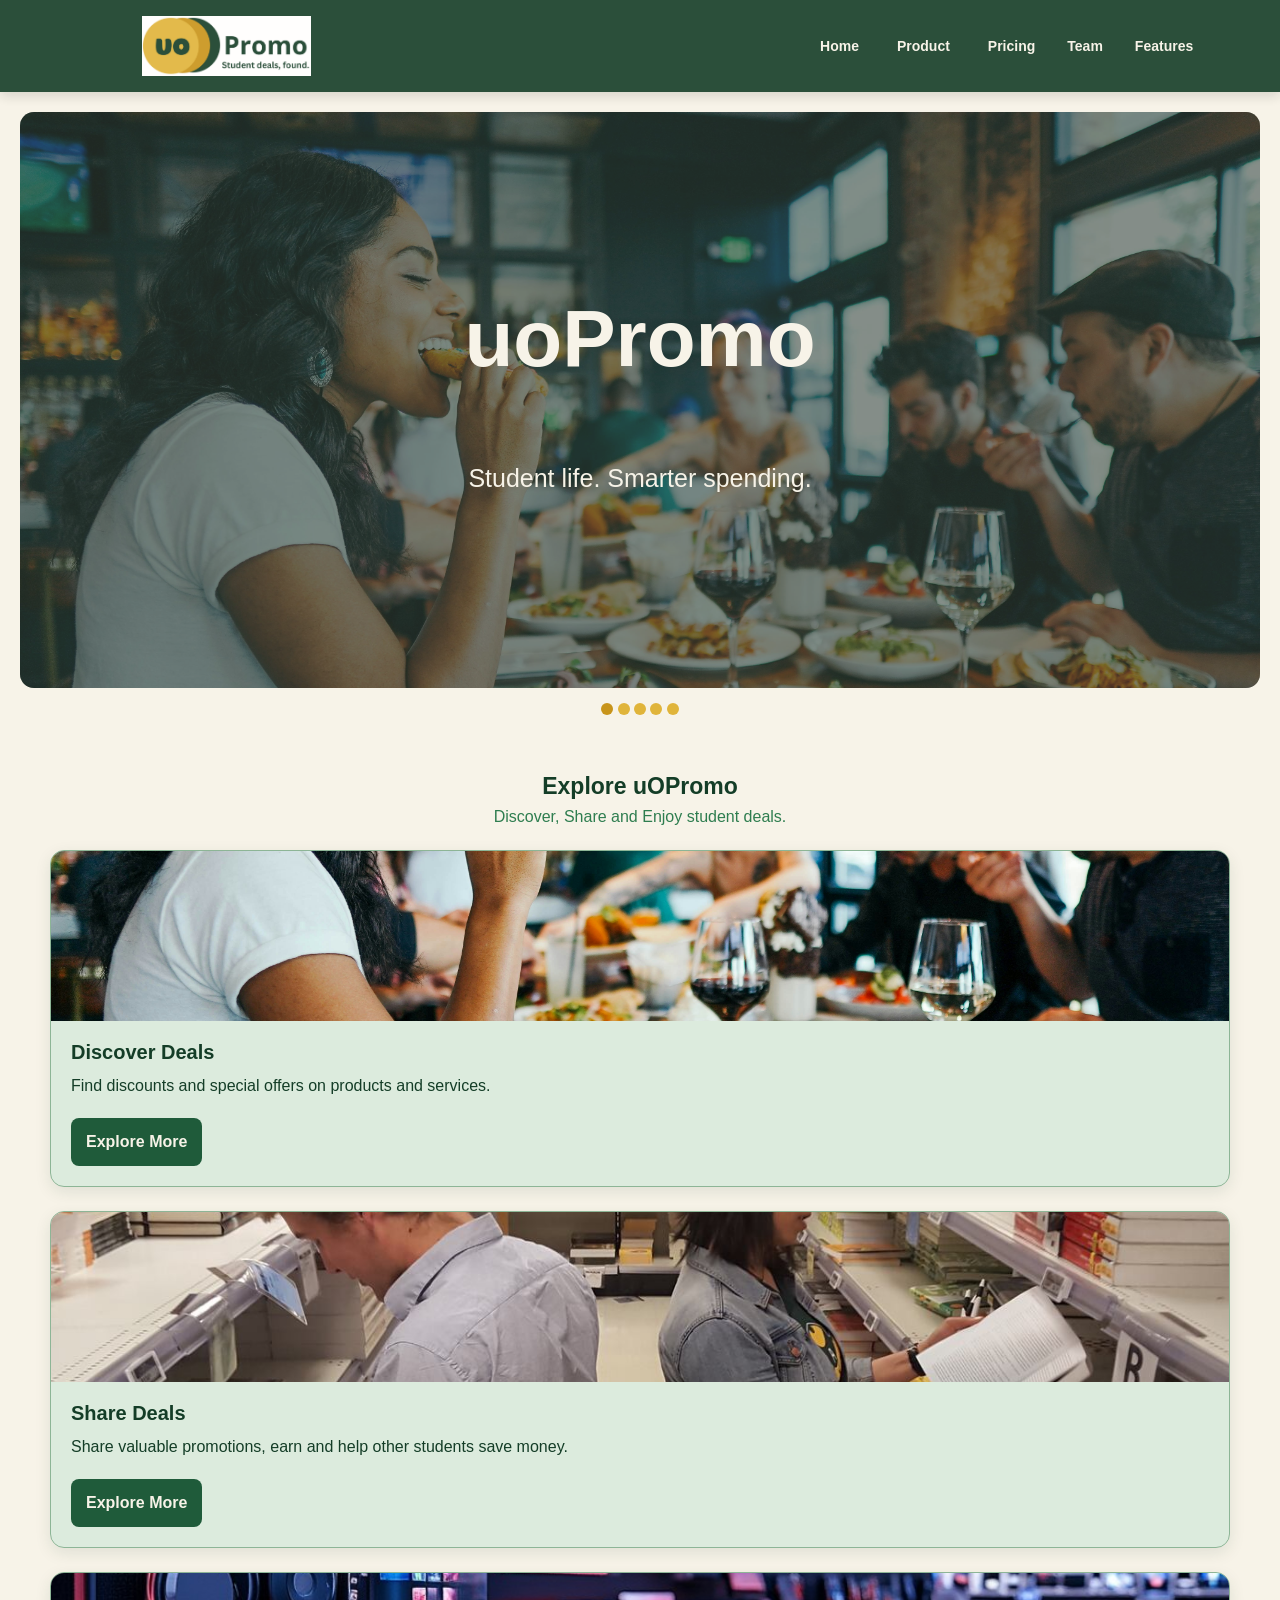
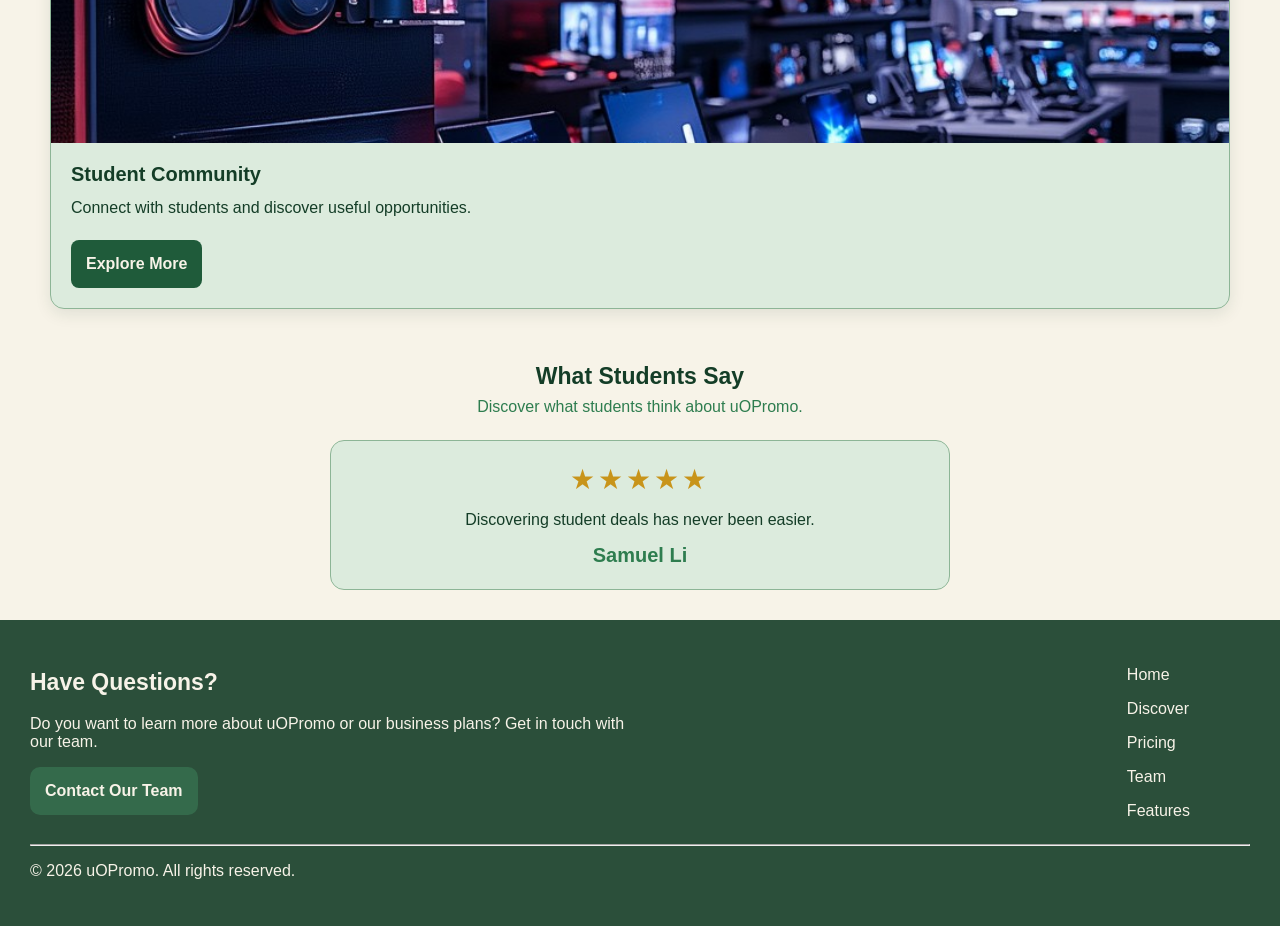
<file: docs/index.html>
<!DOCTYPE html>
<html lang="en">
<head>
  <meta charset="UTF-8">
  <meta name="viewport" content="width=device-width, initial-scale=1.0">
  <meta name="description" content="">
  <title>Home | uOPromo</title>
  <link rel="icon" type="image/png" href="assets/Icon/coin_icon.png">
  <link rel="stylesheet" href="style.css">
</head>
<body>
    <header>
      <a class="brand" href="index.html" aria-label="uOPromo home">
        <img src="assets/Logo/uopromo_logo_coin_hero.png" alt="uOPromo Logo" class="brand-logo">
      </a>
      <nav aria-label="Main navigation bar">
        <a href="index.html">Home</a>
        <div class="dropdown">
          <a class="drop-button">Product
            <i class="btn"></i>
          </a>
          <div class="dropdown-content">
            <a href="share.html">Share</a>
            <a href="discover.html">Discover</a>
          </div>
        </div>
        <a href="pricing.html">Pricing</a>
        <a href="team.html">Team</a>
        <a href="features.html">Features</a>
        
      </nav>
    </header>

<main>
<!-- Carousel-slides -->
<div class="content-wrapper fade-in">
  <div class="slide-container">

  <div class="slide fade">
    <img src="assets/Images/restaurant.jpg" alt="Restaurant deals for students" style="width:100%; opacity: 40%;">
    <!-- Text on carousel -->
    <div class="hero-content">
      <h1 style="font-size: 80px;">uoPromo</h1>
      <p style="font-size: 25px;">Student life. Smarter spending.</p>
    </div>
  </div>
  <div class="slide fade">
    <img src="assets/Images/clothes.jpg" alt="Clothing deals for students" style="width:100%; opacity: 40%;">
    <!-- Text on carousel -->
    <div class="hero-content">
      <h1 style="font-size: 80px;">uOPromo</h1>
      <p style="font-size: 25px;">Student life. Smarter spending.</p>
    </div>
  </div>
  <div class="slide fade">
    <img src="assets/Images/bookstore.jpg" alt="Books deals for students" style="width:100%; opacity: 40%;">
    <!-- Text on carousel -->
    <div class="hero-content">
      <h1 style="font-size: 80px;">uOPromo</h1>
      <p style="font-size: 25px;">Student life. Smarter spending.</p>
    </div>
  </div>
  <div class="slide fade">
    <img src="assets/Images/tech.jpg" alt="Technology deals for students" style="width: 100%; opacity: 40%;">
    <!-- Text on carousel -->
    <div class="hero-content">
      <h1 style="font-size: 80px;">uOPromo</h1>
      <p style="font-size: 25px;">Student life. Smarter spending.</p>
    </div>
  </div>
  <div class="slide fade">
    <img src="assets/Images/images.jpg" alt="Student offers" style="width:100%; opacity: 40%;">
    <!-- Text on carousel -->
    <div class="hero-content">
      <h1 style="font-size: 80px;">uOPromo</h1>
      <p style="font-size: 25px;">Student life. Smarter spending.</p>
    </div>
  </div>
</div>
</div>

<!-- Dots under carousel -->
<div class="fade-in" style="text-align:center">
  <span class="dot" onclick="currentSlide(1)"></span>
  <span class="dot" onclick="currentSlide(2)"></span>
  <span class="dot" onclick="currentSlide(3)"></span>
  <span class="dot" onclick="currentSlide(4)"></span>
  <span class="dot" onclick="currentSlide(5)"></span>
</div>

      <!-- Card-service & button -->
<section class="services" id="features">

        <div class="section-heading fade-in">
          <h2>Explore uOPromo</h2>
          <p>Discover, Share and Enjoy student deals.</p>
        </div>

        <div class="service-container">

          <!-- Card 1  -->
        <article class="service-card fade-in">
          <img src="assets/Images/restaurant.jpg" alt="Restaurant deals">

          <div class="card-content">
            <h3> Discover Deals</h3>
            <p>Find discounts and special offers on products and services.</p>
            <a href="discover.html" class="explore-btn">Explore More</a>
          </div>
        </article>

          <!-- Card 2 -->
          <article class="service-card fade-in">
          <img src="assets/Images/bookstore.jpg" alt="Bookstore deals">

          <div class="card-content">
            <h3> Share Deals</h3>
            <p>Share valuable promotions, earn and help other students save money.</p>
            <a href="share.html" class="explore-btn">Explore More</a>
          </div>
        </article>

          <!-- Card 3 -->
          <article class="service-card fade-in">
          <img src="assets/Images/tech.jpg" alt="Technology deals">

          <div class="card-content">
            <h3> Student Community</h3>
            <p>Connect with students and discover useful opportunities.</p>
            <a href="features.html" class="explore-btn">Explore More</a>
          </div>
        </article>     
</section>

      <!-- Reviews -->
<section class="reviews" id="reviews">

  <div class="section-heading fade-in">
    <h2>What Students Say</h2>
    <p>Discover what students think about uOPromo.</p>
  </div>

  <div class="review-card-container">
    <article class="review-card fade-in" aria-live="polite">
      <div class="stars" id="review-stars">★★★★★</div>
      <p id="review-text"> Discovering student deals has never been easier.</p>
      <h3 id="review-author">Samuel Li</h3>
    </article>
  </div>
</section>

</main>
<!-- Footer -->
<footer>
  <section class="footer-section" aria-label="footer">
    <section class="pricing-note fade-in">
      <h2>Have Questions?</h2>
      <p>Do you want to learn more about uOPromo or our business plans? Get in touch with our team. </p>
      <a href="team.html" class="footer-btn">Contact Our Team</a>
    </section>
    <section class="nav-footer fade-in" aria-label="Footer navigation links">
      <p><a href="index.html">Home</a></p>
      <p><a href="discover.html">Discover</a></p>
      <p><a href="pricing.html">Pricing</a></p>
      <p><a href="team.html">Team</a></p>
      <p><a href="features.html">Features</a> </p>
    </section>
  </section>
  <hr class="fade-in">
  <p class="fade-in" style="color: #F7F3E8;">&copy; 2026 uOPromo. All rights reserved.</p>
</footer>

<script src="script.js"></script>
</body>
</html>
</file>
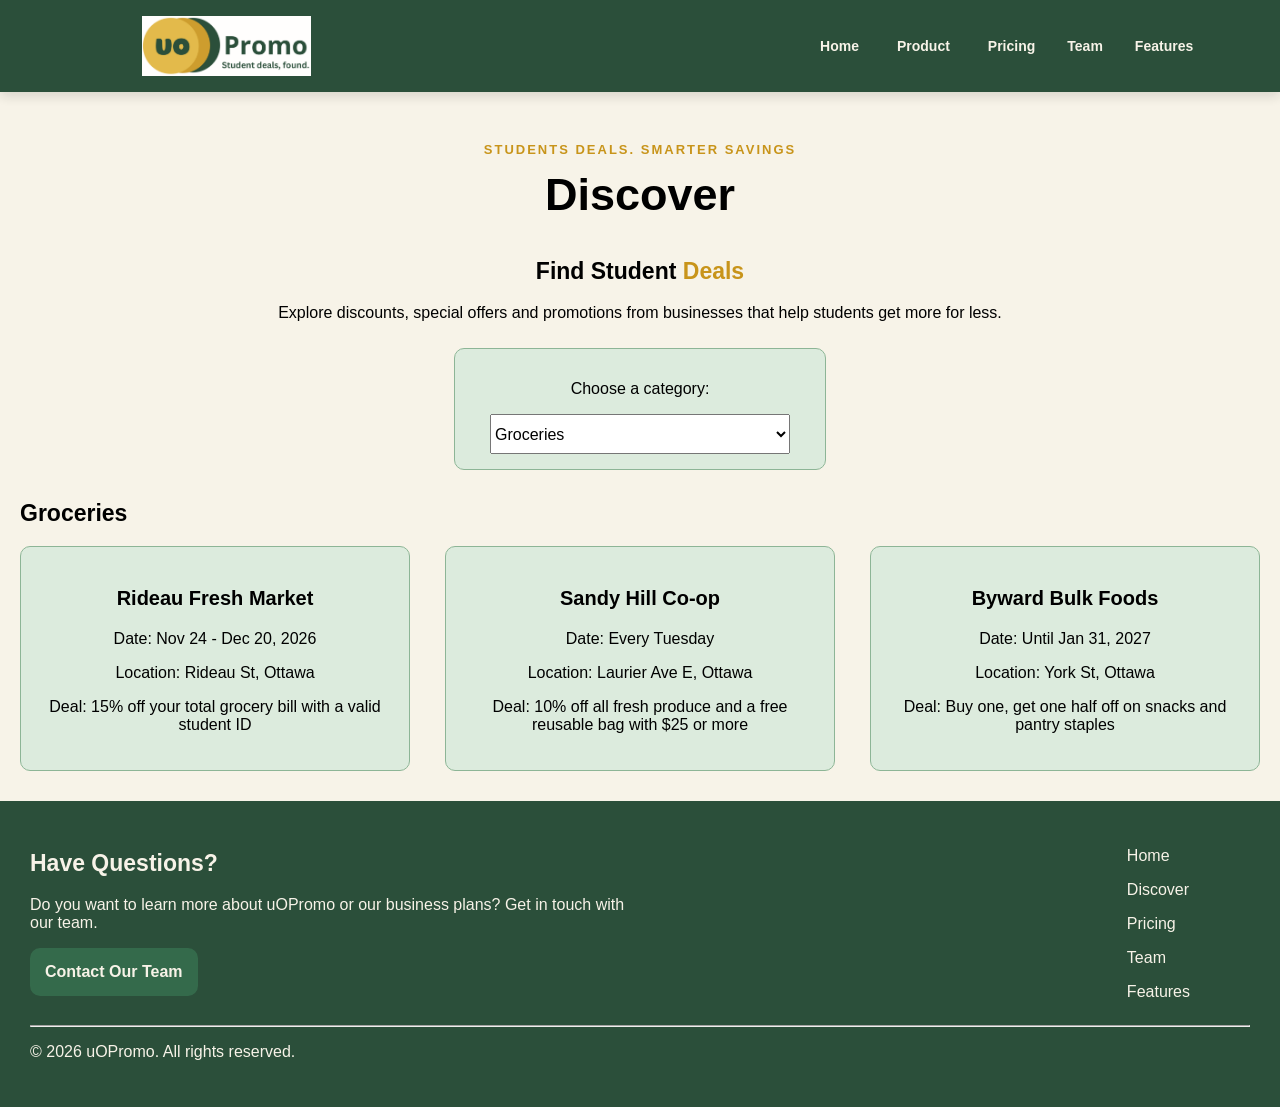
<file: docs/discover.html>
<!DOCTYPE html>
<html lang="en">
<head>
  <meta charset="UTF-8">
  <meta name="viewport" content="width=device-width, initial-scale=1.0">
  <meta name="description" content="">
  <title>Discover | uOPromo</title>
  <link rel="icon" type="image/png" href="assets/Icon/coin_icon.png">
  <link rel="stylesheet" href="style.css">
</head>
<body>
  <header>
      <a class="brand" href="index.html" aria-label="uOPromo home">
      <img src="assets/Logo/uopromo_logo_coin_hero.png" alt="UoPromo Logo" class="brand-logo">
      </a>
      <nav aria-label="Main navigation bar">
        <a href="index.html">Home</a>
        <div class="dropdown">
          <a class="drop-button">Product
            <i class="btn"></i>
          </a>
          <div class="dropdown-content">
            <a href="share.html">Share</a>
            <a href="discover.html">Discover</a>
          </div>
        </div>
        <a href="pricing.html">Pricing</a>
        <a href="team.html">Team</a>
        <a href="features.html">Features</a>
      </nav>
    </header>

    <!--Discover-->
  <main>
    <section class="pricing-hero">
      <p class="team-label" style="margin-top: 50px;">STUDENTS DEALS. SMARTER SAVINGS</p>
      <h1>Discover</h1>
      <h2>Find Student <span style="color:#C8941A;">Deals</span></h2>
      <p>
        Explore discounts, special offers and promotions from businesses that help students get more for less.
      </p>
    </section>

    <!-- Category dropdown -->
    <form>
      <section class="student-pricing">
        <div class="student-plan" style="width: 30%;">
          <label for="category"><p>Choose a category:</p></label>
          <select class="form-text" id="category" name="category">
            <option value="housing">Housing</option>
            <option value="groceries" selected>Groceries</option>
            <option value="clothing">Clothing</option>
            <option value="textbooks">Textbooks</option>
          </select>
        </div>
      </section>
    </form>

    <!-- Deal cards -->
    <section class="business-pricing">
      <h2>Groceries</h2>

      <div class="pricing-grid">

        <article class="pricing-card">
          <h3>Rideau Fresh Market</h3>
          <p>Date: Nov 24 - Dec 20, 2026</p>
          <p>Location: Rideau St, Ottawa</p>
          <p>Deal: 15% off your total grocery bill with a valid student ID</p>
        </article>

        <article class="pricing-card">
          <h3>Sandy Hill Co-op</h3>
          <p>Date: Every Tuesday</p>
          <p>Location: Laurier Ave E, Ottawa</p>
          <p>Deal: 10% off all fresh produce and a free reusable bag with $25 or more</p>
        </article>

        <article class="pricing-card">
          <h3>Byward Bulk Foods</h3>
          <p>Date: Until Jan 31, 2027</p>
          <p>Location: York St, Ottawa</p>
          <p>Deal: Buy one, get one half off on snacks and pantry staples</p>
        </article>

      </div>
    </section>
  </main>

  <!-- Footer -->
  <footer>
    <section class="footer-section" aria-label="footer">
      <section class="pricing-note">
        <h2>Have Questions?</h2>
        <p>Do you want to learn more about uOPromo or our business plans? Get in touch with our team. </p>
        <a href="team.html" class="footer-btn">Contact Our Team</a>
      </section>
      <section class="nav-footer" aria-label="Footer navigation links">
        <p><a href="index.html">Home</a></p>
        <p><a href="discover.html">Discover</a></p>
        <p><a href="pricing.html">Pricing</a></p>
        <p><a href="team.html">Team</a></p>
        <p><a href="features.html">Features</a> </p>
      </section>
    </section>
    <hr>
    <p style="color: #F7F3E8;">&copy; 2026 uOPromo. All rights reserved.</p>
  </footer>

<script src="script.js"></script>
</body>
</html>
</file>
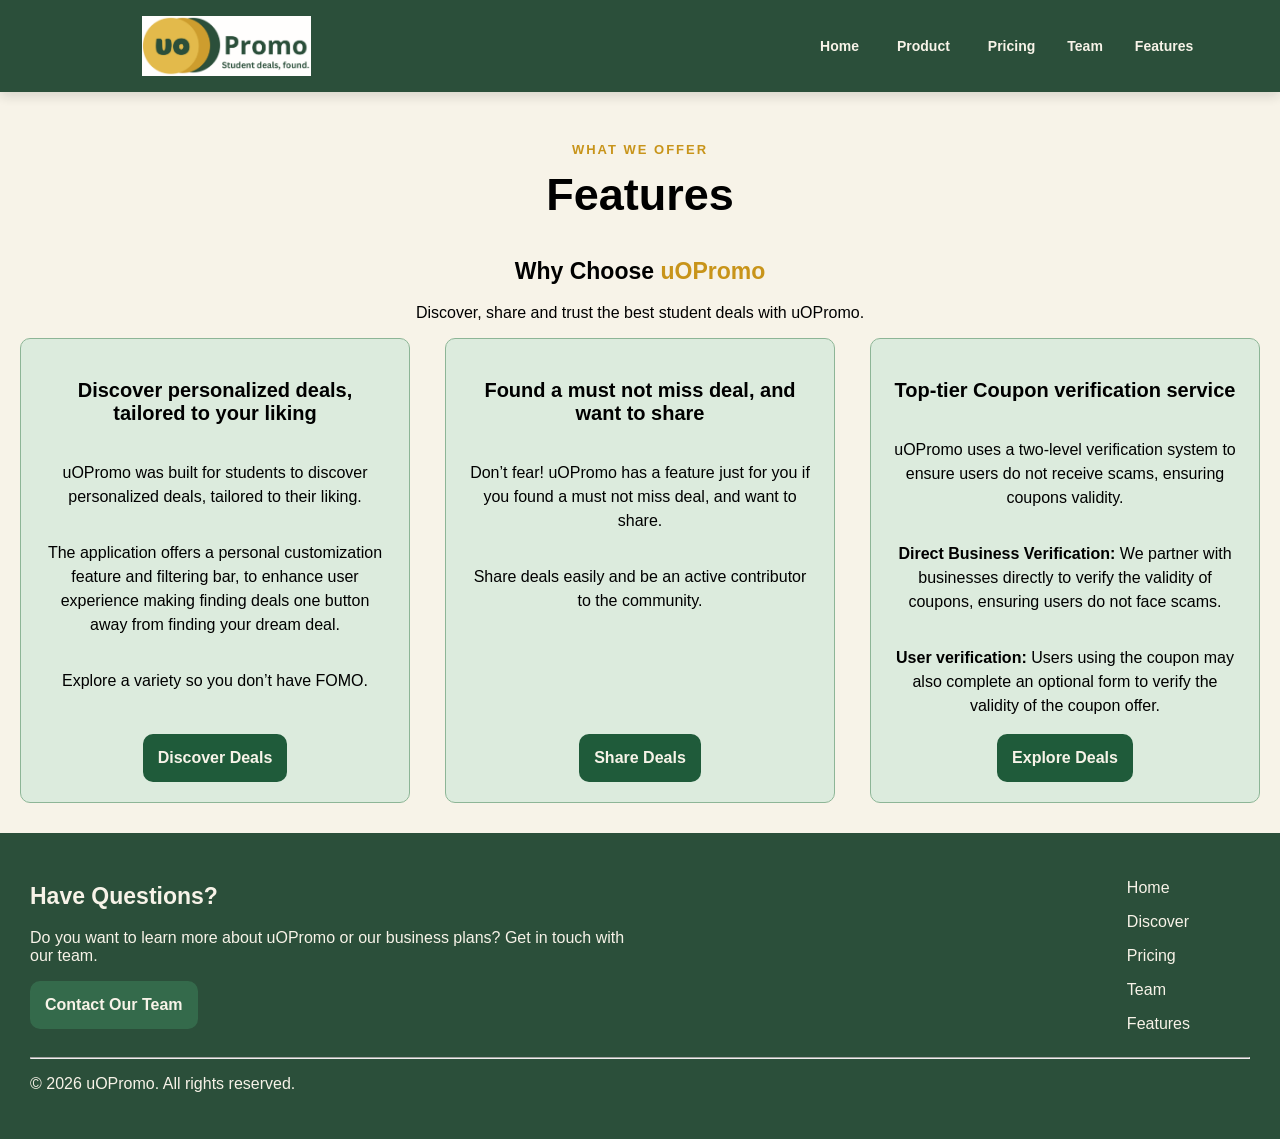
<file: docs/features.html>
<!DOCTYPE html>
<html lang="en">
  <head>
    <meta charset="UTF-8">
    <meta name="viewport" content="width=device-width, initial-scale=1.0">
    <meta name="description" content="Descriptions of uOPromo's features and functions">
    <title>Features | uOPromo</title>
    <link rel="icon" type="image/png" href="assets/Icon/coin_icon.png">
    <link rel="stylesheet" href="style.css">
  </head>

  <body>
    <header>
      <a class="brand" href="index.html" aria-label="uOPromo home">
        <img src="assets/Logo/uopromo_logo_coin_hero.png" alt="uOPromo Logo" class="brand-logo">
      </a>
      <nav aria-label="Main navigation bar">
        <a href="index.html">Home</a>
        <div class="dropdown">
          <a class="drop-button">Product
            <i class="btn"></i>
          </a>
          <div class="dropdown-content">
            <a href="share.html">Share</a>
            <a href="discover.html">Discover</a>
          </div>
        </div>
        <a href="pricing.html">Pricing</a>
        <a href="team.html">Team</a>
        <a href="features.html">Features</a>

      </nav>
    </header>

    <main>
      <!-- Features Intro -->
      <section class="pricing-hero fade-in">
        <p class="team-label" style="margin-top: 50px;">WHAT WE OFFER</p>
        <h1>Features</h1>
        <h2>Why Choose <span style="color:#C8941A;">uOPromo</span></h2>
        <p>
          Discover, share and trust the best student deals with uOPromo.
        </p>
      </section>

      <!-- Feature Boxes -->
      <section class="business-pricing">
        <div class="pricing-grid">

          <!-- Discover Box -->
          <article class="feature-card fade-in">
            <h3>Discover personalized deals, tailored to your liking</h3>

            <p>uOPromo was built for students to discover personalized deals, tailored to their liking.</p>
            <p>The application offers a personal customization feature and filtering bar, to enhance user experience making finding deals one button away from finding your dream deal.</p>
            <p>Explore a variety so you don’t have FOMO.</p>

            <a href="discover.html" class="pricing-btn">
              Discover Deals
            </a>
          </article>

          <!-- Share Box -->
          <article class="feature-card fade-in">
            <h3>Found a must not miss deal, and want to share</h3>

            <p>Don’t fear! uOPromo has a feature just for you if you found a must not miss deal, and want to share.</p>
            <p>Share deals easily and be an active contributor to the community.</p>

            <a href="share.html" class="pricing-btn">
              Share Deals
            </a>
          </article>

          <!-- Top-tier Verification Box -->
          <article class="feature-card fade-in">
            <h3>Top-tier Coupon verification service</h3>

            <p>uOPromo uses a two-level verification system to ensure users do not receive scams, ensuring coupons validity.</p>
            <p><b>Direct Business Verification:</b> We partner with businesses directly to verify the validity of coupons, ensuring users do not face scams.</p>
            <p><b>User verification:</b> Users using the coupon may also complete an optional form to verify the validity of the coupon offer.</p>

            <a href="discover.html" class="pricing-btn">
              Explore Deals
            </a>
          </article>

        </div>
      </section>
    </main>

    <!-- Footer -->
    <footer>
      <section class="footer-section" aria-label="footer">
        <section class="pricing-note fade-in">
          <h2>Have Questions?</h2>
          <p>Do you want to learn more about uOPromo or our business plans? Get in touch with our team. </p>
          <a href="team.html" class="footer-btn">Contact Our Team</a>
        </section>
        <section class="nav-footer fade-in" aria-label="Footer navigation links">
          <p><a href="index.html">Home</a></p>
          <p><a href="discover.html">Discover</a></p>
          <p><a href="pricing.html">Pricing</a></p>
          <p><a href="team.html">Team</a></p>
          <p><a href="features.html">Features</a> </p>
        </section>
      </section>
      <hr class="fade-in">
      <p class="fade-in" style="color: #F7F3E8;">&copy; 2026 uOPromo. All rights reserved.</p>
    </footer>

  </body>
</html>
</file>
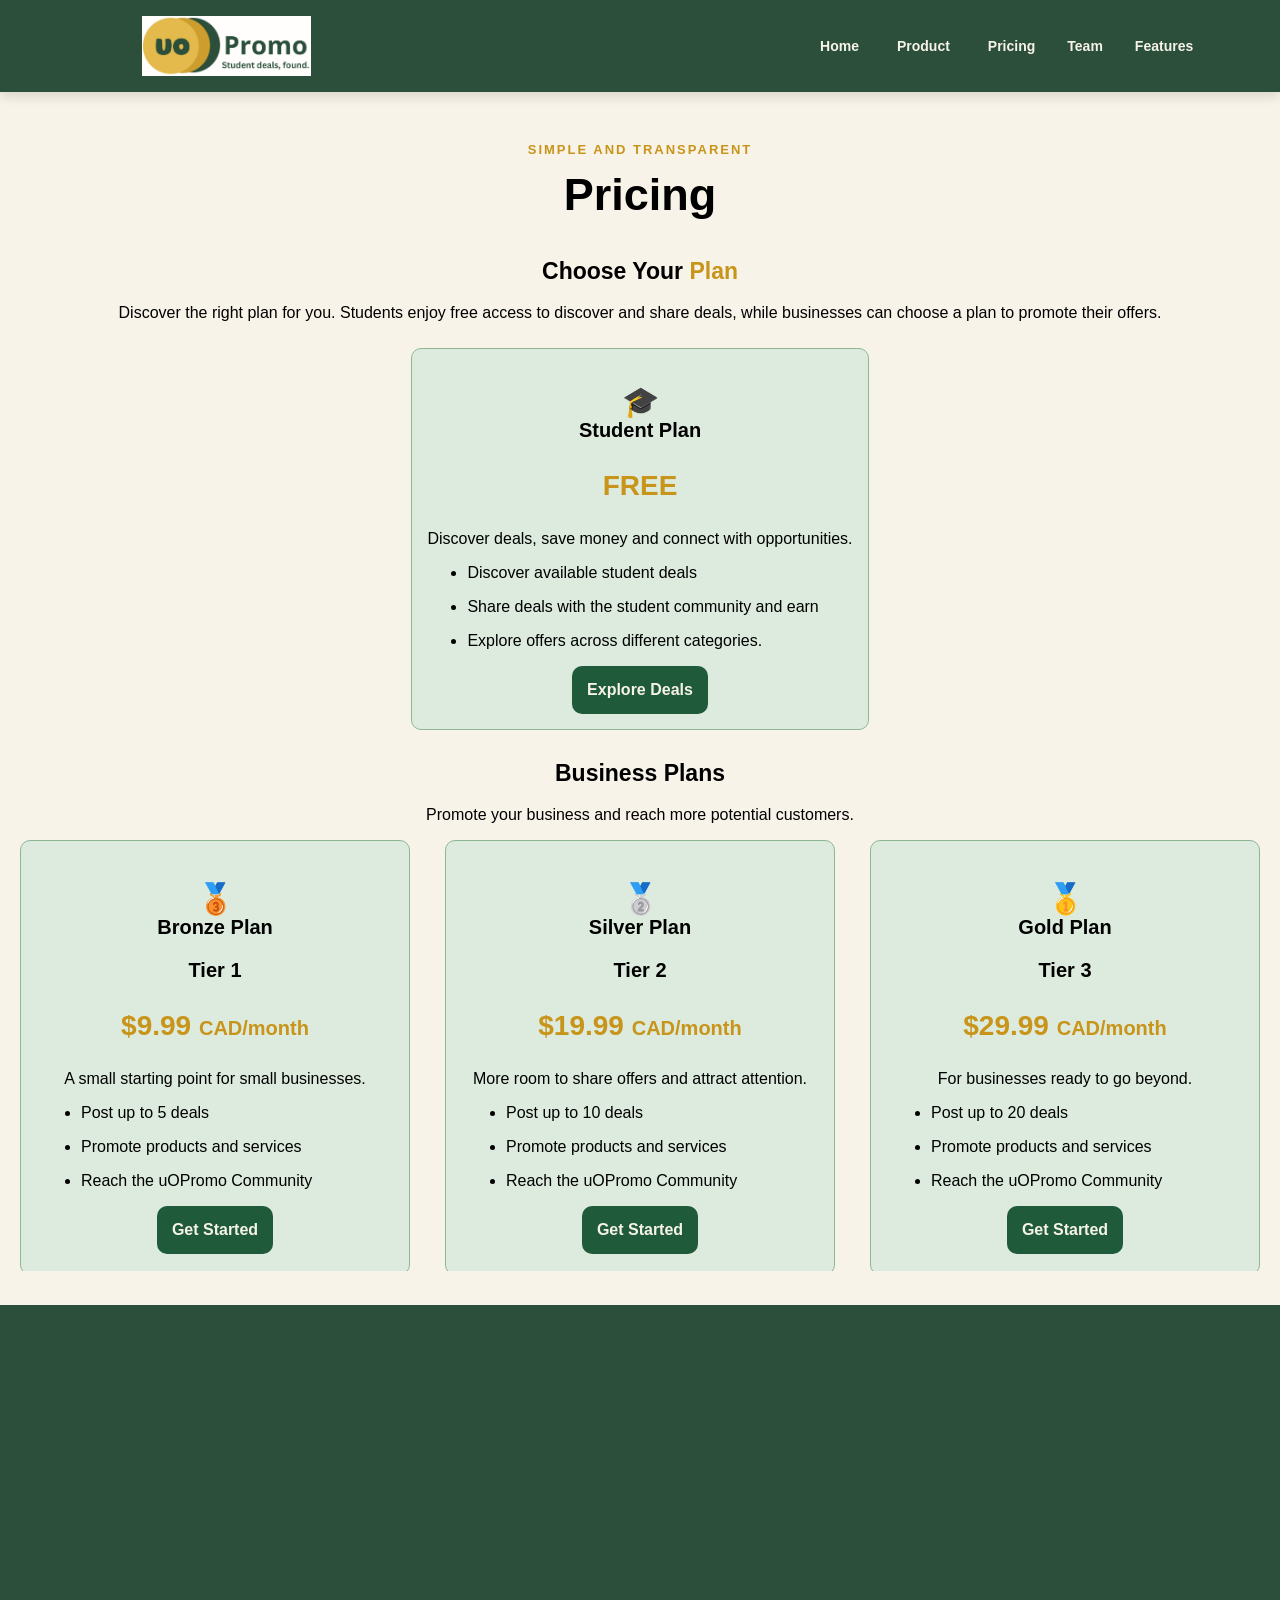
<file: docs/pricing.html>
<!DOCTYPE html>
<html lang="en">
  <head>
    <meta charset="UTF-8">
    <meta name="viewport" content="width=device-width, initial-scale=1.0">
    <meta name="description" content="">
    <title>Pricing | uOPromo</title>
    <link rel="icon" type="image/png" href="assets/Icon/coin_icon.png">
    <link rel="stylesheet" href="style.css">
  </head>
  <body>
    <header>
      <a class="brand" href="index.html" aria-label="uOPromo home">
        <img src="assets/Logo/uopromo_logo_coin_hero.png" alt="uOPromo Logo" class="brand-logo">
      </a>
      <nav aria-label="Main navigation bar">
        <a href="index.html">Home</a>
        <div class="dropdown">
          <a class="drop-button">Product
            <i class="btn"></i>
          </a>
          <div class="dropdown-content">
            <a href="share.html">Share</a>
            <a href="discover.html">Discover</a>
          </div>
        </div>
        <a href="pricing.html">Pricing</a>
        <a href="team.html">Team</a>
        <a href="features.html">Features</a>
        
      </nav>
    </header>

    <main>
      <!-- Pricing Intro -->
      <section class="pricing-hero fade-in">
        <p class="team-label" style="margin-top: 50px;">SIMPLE AND TRANSPARENT</p>
        <h1>Pricing</h1>
        <h2>Choose Your <span style="color:#C8941A;">Plan</span></h2>
        <p>
          Discover the right plan for you. Students enjoy free access to discover and share deals, 
          while businesses can choose a plan to promote their offers.
        </p>
      </section>

      <!-- Free Student Plan -->
      <section class="student-pricing">
        <div class="student-plan fade-in">
          <h3><div class="plan-icon">&#127891;</div>Student Plan</h3>
          <p class="price">FREE</p>
          <p>Discover deals, save money and connect with opportunities.</p>

          <ul>
            <li><p>Discover available student deals</p></li>
            <li><p>Share deals with the student community and earn</p></li>
            <li><p>Explore offers across different categories.</p></li>
          </ul>
          <a href="discover.html" class="pricing-btn">
            Explore Deals
          </a>
        </div>
      </section>

      <!-- Business Pricing Plan -->
      <section class="business-pricing">
        <div class="pricing-heading fade-in">
          <h2>Business Plans</h2>
          <p>Promote your business and reach more potential customers.</p>
        </div>

        <div class="pricing-grid">

          <!-- Bronze Plan -->
          <article class="pricing-card fade-in">
            <h3><div class="plan-icon">&#129353;</div>Bronze Plan</h3>
            <h3>Tier 1</h3>

            <p class="price">$9.99 <span style="font-size: 20px;">CAD/month</span></p>

            <p>A small starting point for small businesses.</p>

            <ul>
              <li><p>Post up to 5 deals</p></li>
              <li><p>Promote products and services</p></li>
              <li><p>Reach the uOPromo Community</p></li>
            </ul>

            <a href="discover.html" class="pricing-btn">
              Get Started
            </a>
          </article>
          
          <!-- Silver Plan -->
          <article class="pricing-card fade-in">
            <h3><div class="plan-icon">&#129352;</div>Silver Plan</h3>
            <h3>Tier 2</h3>

            <p class="price">$19.99 <span style="font-size: 20px;">CAD/month</span></p>

            <p>More room to share offers and attract attention.</p>

            <ul>
              <li><p>Post up to 10 deals</p></li>
              <li><p>Promote products and services</p></li>
              <li><p>Reach the uOPromo Community</p></li>
            </ul>

            <a href="discover.html" class="pricing-btn">
              Get Started
            </a>
          </article>

          <!-- Gold Plan  -->
          <article class="pricing-card fade-in">
            <h3><div class="plan-icon">&#129351;</div>Gold Plan</h3>
            <h3>Tier 3</h3>

            <p class="price">$29.99 <span style="font-size: 20px;">CAD/month</span></p>

            <p>For businesses ready to go beyond.</p>

            <ul>
              <li><p>Post up to 20 deals</p></li>
              <li><p>Promote products and services</p></li>
              <li><p>Reach the uOPromo Community</p></li>
            </ul>

            <a href="discover.html" class="pricing-btn">
              Get Started
            </a>
          </article>
          
        </div>
      </section>
    </main>

    <!-- Footer -->
    <footer>
      <!-- Pricing Questions -->
        <section class="footer-section" aria-label="footer">
          <section class="pricing-note fade-in">
            <h2>Have Questions?</h2>
            <p>Do you want to learn more about uOPromo or our business plans? Get in touch with our team. </p>
            <a href="team.html" class="footer-btn">Contact Our Team</a>
          </section>
          <section class="nav-footer fade-in" aria-label="Footer navigation links">
            <p><a href="index.html">Home</a></p>
            <p><a href="discover.html">Discover</a></p>
            <p><a href="pricing.html">Pricing</a></p>
            <p><a href="team.html">Team</a></p>
            <p><a href="features.html">Features</a> </p>
          </section>
        </section>
      <hr class="fade-in">
      <p class="fade-in" style="color: #F7F3E8;">&copy; 2026 uOPromo. All rights reserved.</p>
    </footer>
      
  </body>
</html>
</file>
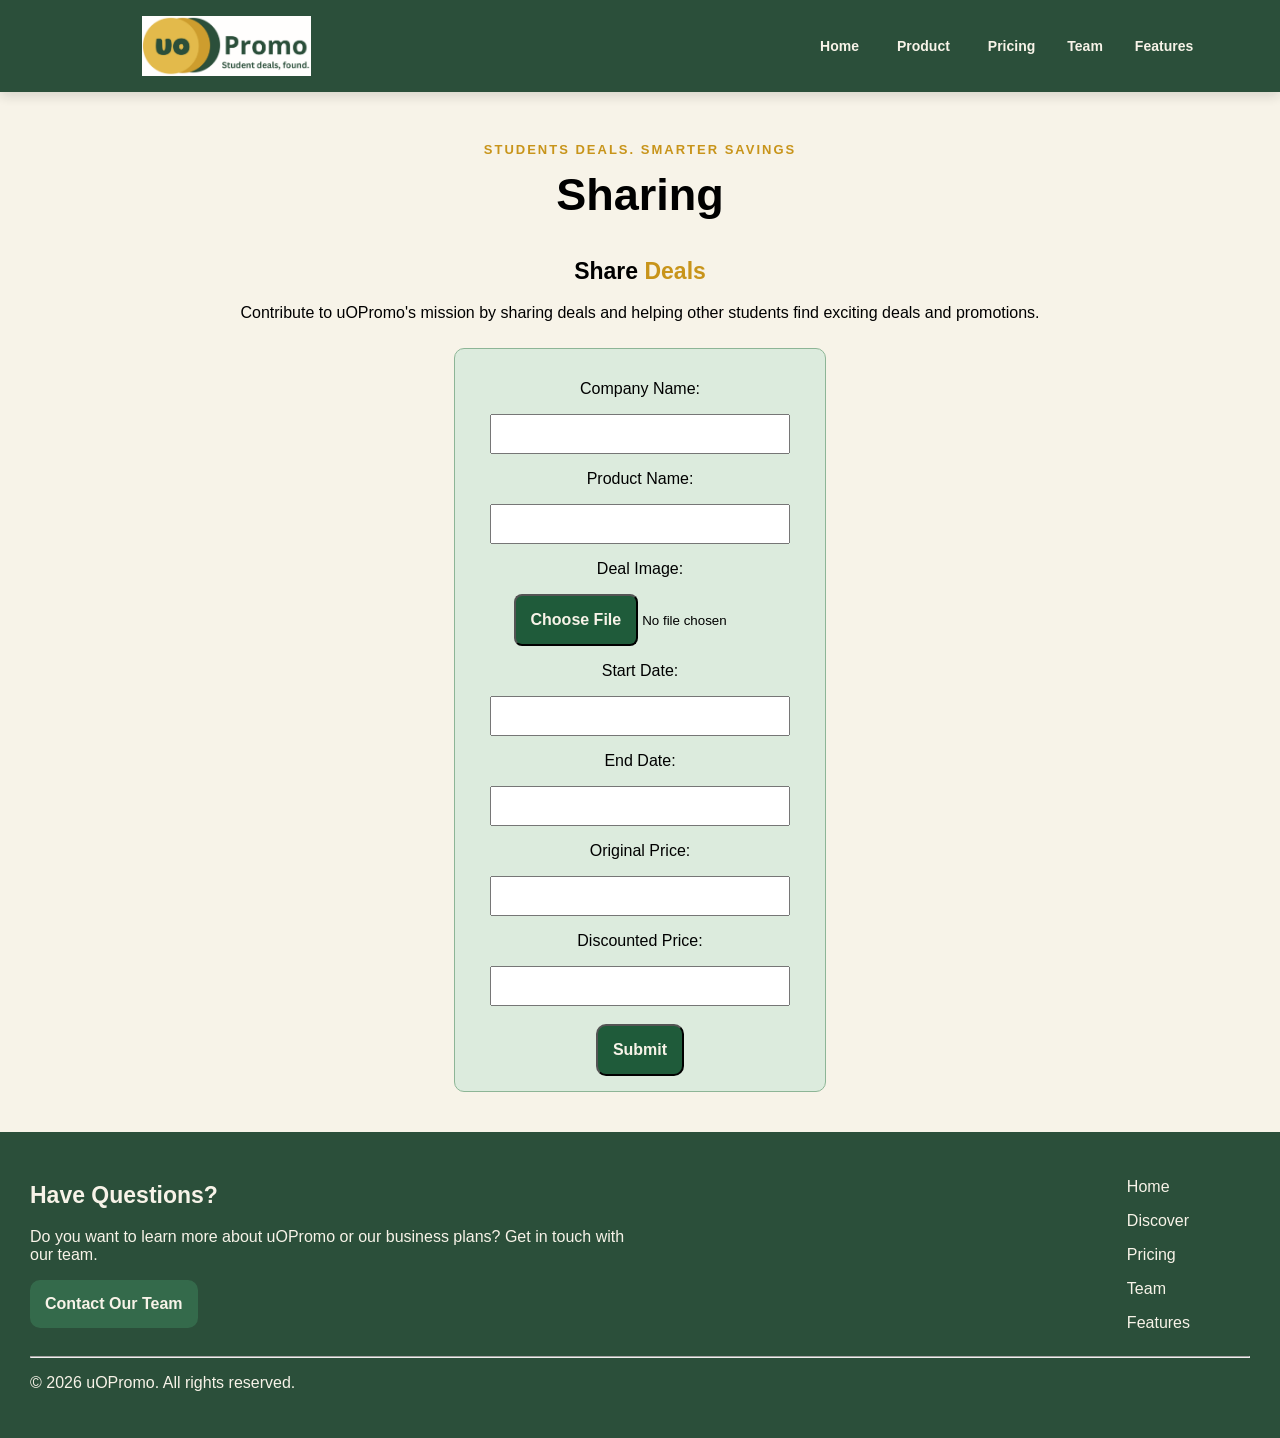
<file: docs/share.html>
<!DOCTYPE html>
<html lang="en">
<head>
  <meta charset="UTF-8">
  <meta name="viewport" content="width=device-width, initial-scale=1.0">
  <meta name="description" content="">
  <title>Share | uOPromo</title>
  <link rel="icon" type="image/png" href="assets/Icon/coin_icon.png">
  <link rel="stylesheet" href="style.css">
</head>
<body>
  <header>
      <a class="brand" href="index.html" aria-label="uOPromo home">
      <img src="assets/Logo/uopromo_logo_coin_hero.png" alt="UoPromo Logo" class="brand-logo">
      </a>
      <nav aria-label="Main navigation bar">
        <a href="index.html">Home</a>
        <div class="dropdown">
          <a class="drop-button">Product
            <i class="btn"></i>
          </a>
          <div class="dropdown-content">
            <a href="share.html">Share</a>
            <a href="discover.html">Discover</a>
          </div>
        </div>
        <a href="pricing.html">Pricing</a>
        <a href="team.html">Team</a>
        <a href="features.html">Features</a>
        
      </nav>
    </header>
  
    <!--Share-->
  <main>
    <section class="pricing-hero">
        <p class="team-label" style="margin-top: 50px;">STUDENTS DEALS. SMARTER SAVINGS</p>
        <h1>Sharing</h1>
        <h2>Share <span style="color:#C8941A;">Deals</span></h2>
        <p>
          Contribute to uOPromo's mission by sharing deals and helping other students find exciting deals 
          and promotions.
        </p>
      </section>

      <!-- Form -->
       <form>
        <section class="student-pricing">
          <div class="student-plan" style="width: 30%;">
            <label for="comp-name"><p>Company Name:</p></label>
            <input type="text" class="form-text" id="comp-name" name="comp-name"><br>
            <label for="prod-name"><p>Product Name:</p></label>
            <input type="text" class="form-text" id="prod-name" name="prod-name"><br>
            <label for="deal-img"><p>Deal Image:</p></label>
            <input type="file" id="deal-img" name="deal-img" accept="image/*"><br>
            <label for="start-date"><p>Start Date:</p></label>
            <input type="text" class="form-text" id="start-date" name="start-date"><br>
            <label for="end-date"><p>End Date:</p></label>
            <input type="text" class="form-text" id="end-date" name="end-date"><br>
            <label for="og-price"><p>Original Price:</p></label>
            <input type="text" class="form-text" id="og-price" name="og-price"><br>
            <label for="disc-price"><p>Discounted Price:</p></label>
            <input type="text" class="form-text" id="disc-price" name="disc-price"><br><br>
            <input class="pricing-btn" style="padding: 15px;" type="submit" value="Submit">
          </div>
        </section>
       </form>
  </main>

  <!-- Footer -->
  <footer>
    <section class="footer-section" aria-label="footer">
      <section class="pricing-note">
        <h2>Have Questions?</h2>
        <p>Do you want to learn more about uOPromo or our business plans? Get in touch with our team. </p>
        <a href="team.html" class="footer-btn">Contact Our Team</a>
      </section>
      <section class="nav-footer" aria-label="Footer navigation links">
        <p><a href="index.html">Home</a></p>
        <p><a href="discover.html">Discover</a></p>
        <p><a href="pricing.html">Pricing</a></p>
        <p><a href="team.html">Team</a></p>
        <p><a href="features.html">Features</a> </p>
      </section>
    </section>
    <hr>
    <p style="color: #F7F3E8;">&copy; 2026 uOPromo. All rights reserved.</p>
  </footer>

<script src="script.js"></script>
</body>
</html>
</file>
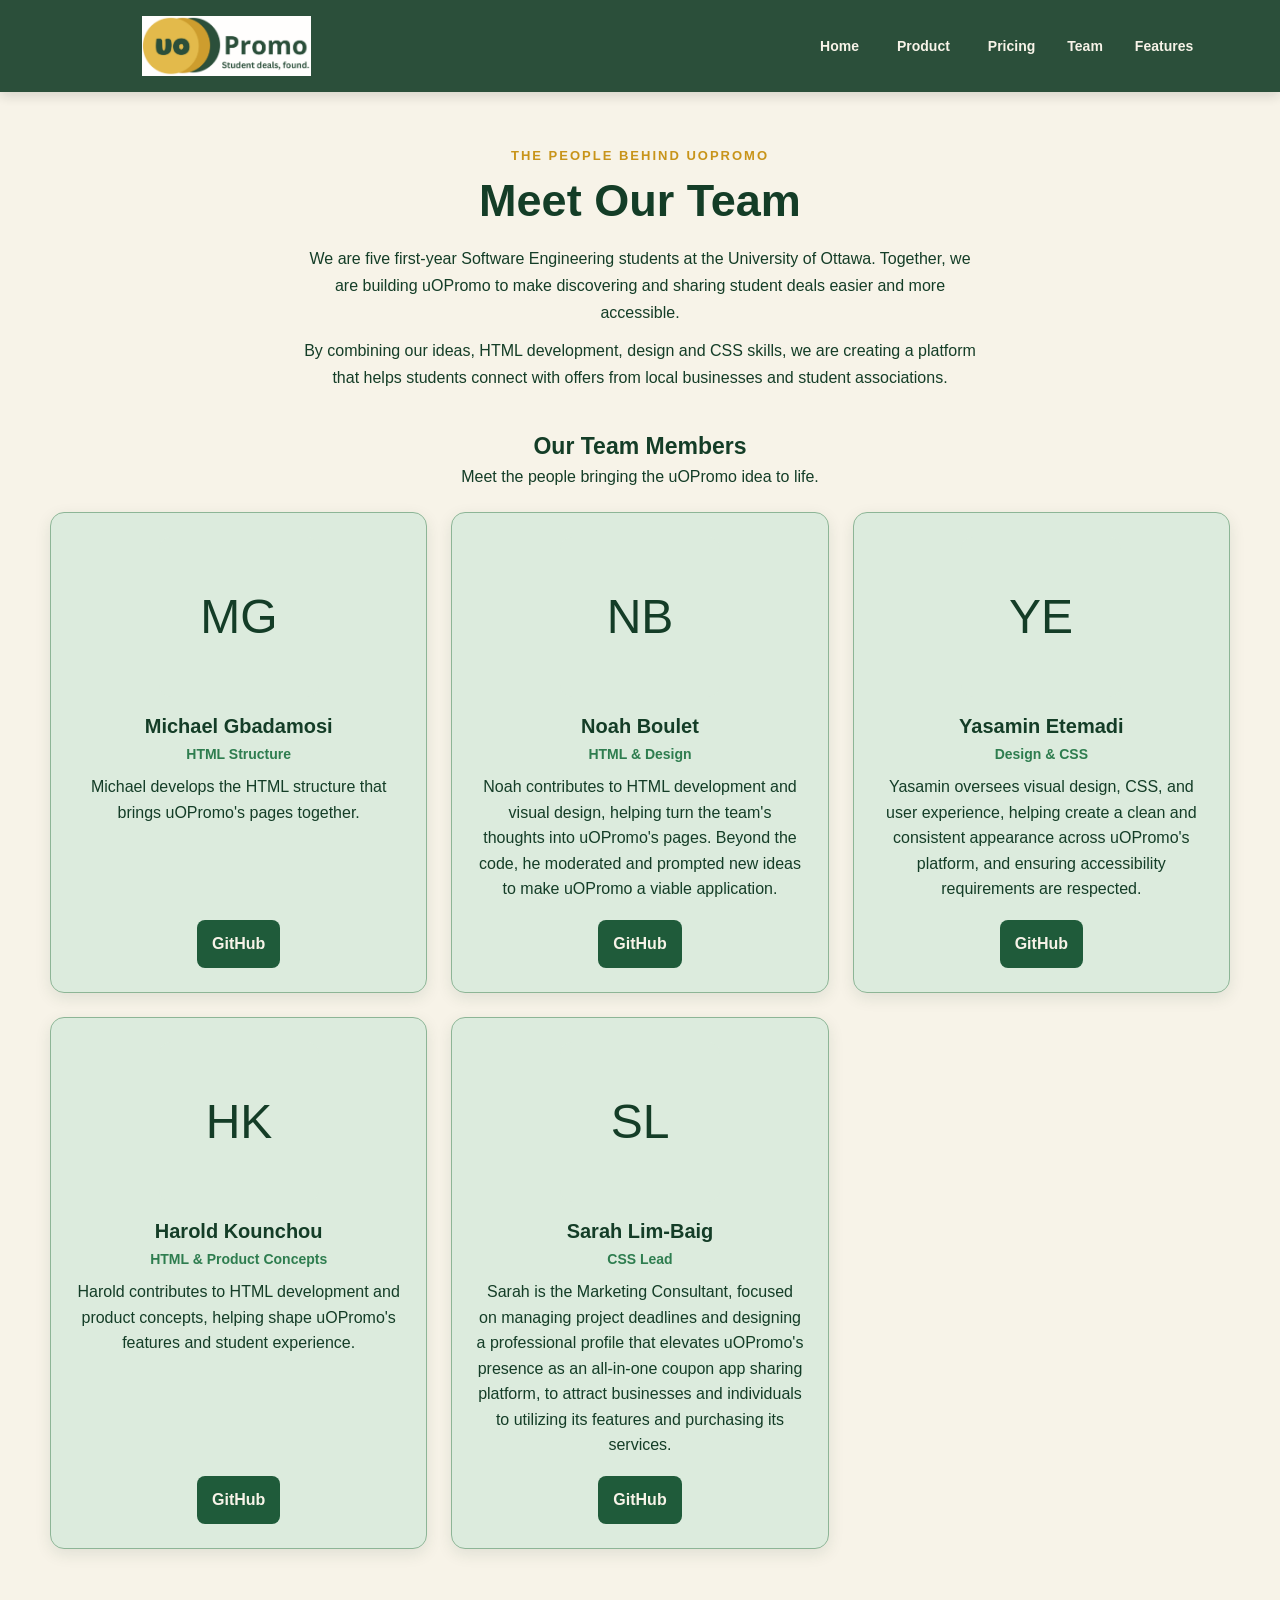
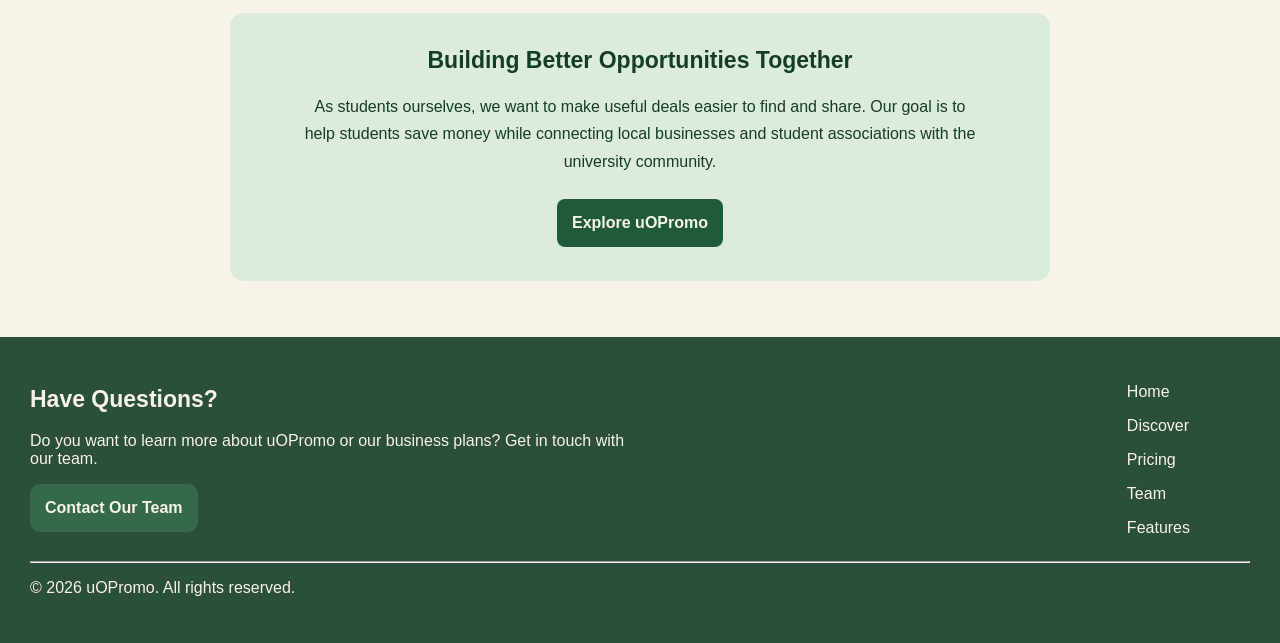
<file: docs/team.html>
<!DOCTYPE html>
<html lang="en">
<head>
  <meta charset="UTF-8">
  <meta name="viewport" content="width=device-width, initial-scale=1.0">
  <meta name="description"
        content="Meet the five first-year Software Engineering students at the University of Ottawa behind UoPromo.">
  <title>Meet the Team | uOPromo</title>
  <link rel="icon" type="image/png" href="assets/Icon/coin_icon.png">
  <link rel="stylesheet" href="style.css">
</head>

<body>
  <header>
      <a class="brand" href="index.html" aria-label="uOPromo home">
      <img src="assets/Logo/uopromo_logo_coin_hero.png" alt="uOPromo Logo" class="brand-logo">
      </a>
      <nav aria-label="Main navigation bar">
        <a href="index.html">Home</a>
        <div class="dropdown">
          <a class="drop-button">Product
            <i class="btn"></i>
          </a>
          <div class="dropdown-content">
            <a href="share.html">Share</a>
            <a href="discover.html">Discover</a>
          </div>
        </div>
        <a href="pricing.html">Pricing</a>
        <a href="team.html">Team</a>
        <a href="features.html">Features</a>
        
      </nav>
    </header>

  <main>
    <!-- Team Introduction -->
    <section class="team-hero fade-in" aria-labelledby="team-title">
      <p class="team-label">THE PEOPLE BEHIND UOPROMO</p>
      <h1 id="team-title">Meet Our <span>Team</span></h1>

      <p>
        We are five first-year Software Engineering students at the
        University of Ottawa. Together, we are building uOPromo to make
        discovering and sharing student deals easier and more accessible.
      </p>

      <p>
        By combining our ideas, HTML development, design and CSS skills,
        we are creating a platform that helps students connect with
        offers from local businesses and student associations.
      </p>
    </section>

    <!-- Team Members -->
    <section class="team-section" aria-labelledby="members-title">
      <div class="team-heading fade-in">
        <h2 id="members-title">Our Team Members</h2>
        <p>Meet the people bringing the uOPromo idea to life.</p>
      </div>

      <div class="team-grid">
        <!-- Michael Gbadamosi -->
        <article class="team-card fade-in">
          <!-- Replace this SVG with Michael's . -->
          <svg class="team-photo" width="160" height="160"
               viewBox="0 0 160 160" role="img"
               aria-label="Portrait placeholder for Michael Gbadamosi">
            <rect width="160" height="160" rx="12" fill="#DCEBDD"/>
            <text x="80" y="96" text-anchor="middle"
                  font-family="Arial, Helvetica, sans-serif" font-size="48"
                  fill="#143D27">MG</text>
          </svg>

          <div class="team-info">
            <h3>Michael Gbadamosi</h3>
            <p class="team-role">HTML Structure</p>
            <p class="team-bio">
              Michael develops the HTML structure
              that brings uOPromo's pages together.
            </p>
            <a class="team-github"
               href="https://github.com/Michael87-cmd"
               target="_blank" rel="noopener noreferrer"
               aria-label="Michael Gbadamosi on GitHub (opens in a new tab)">
              GitHub
            </a>
          </div>
        </article>

        <!-- Noah Boulet -->
        <article class="team-card fade-in">
          <!-- Replace this SVG with Noah's pic. -->
          <svg class="team-photo" width="160" height="160"
               viewBox="0 0 160 160" role="img"
               aria-label="Portrait placeholder for Noah Boulet">
            <rect width="160" height="160" rx="12" fill="#DCEBDD"/>
            <text x="80" y="96" text-anchor="middle"
                  font-family="Arial, Helvetica, sans-serif" font-size="48"
                  fill="#143D27">NB</text>
          </svg>

          <div class="team-info">
            <h3>Noah Boulet</h3>
            <p class="team-role">HTML &amp; Design</p>
            <p class="team-bio">
              Noah contributes to HTML development and visual design,
              helping turn the team's thoughts into uOPromo's pages. Beyond
              the code, he moderated and prompted new ideas to make uOPromo 
              a viable application.
          
            </p>
            <a class="team-github"
               href="https://github.com/noahboulet06-svg"
               target="_blank" rel="noopener noreferrer"
               aria-label="Noah Boulet on GitHub (opens in a new tab)">
              GitHub
            </a>
          </div>
        </article>

        <!-- Yasamin Etemadi -->
        <article class="team-card fade-in">
          <!-- Replace this SVG with Yasamin's pic. -->
          <svg class="team-photo" width="160" height="160"
               viewBox="0 0 160 160" role="img"
               aria-label="Portrait placeholder for Yasamin Etemadi">
            <rect width="160" height="160" rx="12" fill="#DCEBDD"/>
            <text x="80" y="96" text-anchor="middle"
                  font-family="Arial, Helvetica, sans-serif" font-size="48"
                  fill="#143D27">YE</text>
          </svg>

          <div class="team-info">
            <h3>Yasamin Etemadi</h3>
            <p class="team-role">Design &amp; CSS</p>
            <p class="team-bio">
              Yasamin oversees visual design, CSS, and user experience, helping create
              a clean and consistent appearance across uOPromo's platform, and ensuring accessibility requirements
              are respected.
            </p>
            <a class="team-github"
               href="https://github.com/YasaminEtemadi"
               target="_blank" rel="noopener noreferrer"
               aria-label="Yasamin Etemadi on GitHub (opens in a new tab)">
              GitHub
            </a>
          </div>
        </article>

        <!-- Harold Kounchou -->
        <article class="team-card fade-in">
          <!-- Replace this SVG with Harold pic. -->
          <svg class="team-photo" width="160" height="160"
               viewBox="0 0 160 160" role="img"
               aria-label="Portrait placeholder for Harold Kounchou">
            <rect width="160" height="160" rx="12" fill="#DCEBDD"/>
            <text x="80" y="96" text-anchor="middle"
                  font-family="Arial, Helvetica, sans-serif" font-size="48"
                  fill="#143D27">HK</text>
          </svg>

          <div class="team-info">
            <h3>Harold Kounchou</h3>
            <p class="team-role">HTML &amp; Product Concepts</p>
            <p class="team-bio">
              Harold contributes to HTML development and product
              concepts, helping shape uOPromo's features and
              student experience.
            </p>
            <a class="team-github"
               href="https://github.com/eToile-360"
               target="_blank" rel="noopener noreferrer"
               aria-label="Harold Kounchou on GitHub (opens in a new tab)">
              GitHub
            </a>
          </div>
        </article>

        <!-- Sarah Lim-Baig -->
        <article class="team-card fade-in">
          <!-- Replace this SVG with Sarah's pic. -->
          <svg class="team-photo" width="160" height="160"
               viewBox="0 0 160 160" role="img"
               aria-label="Portrait placeholder for Sarah Lim-Baig">
            <rect width="160" height="160" rx="12" fill="#DCEBDD"/>
            <text x="80" y="96" text-anchor="middle"
                  font-family="Arial, Helvetica, sans-serif" font-size="48"
                  fill="#143D27">SL</text>
          </svg>

          <div class="team-info">
            <h3>Sarah Lim-Baig</h3>
            <p class="team-role">CSS Lead</p>
            <p class="team-bio">
             Sarah is the Marketing Consultant, focused on managing project deadlines and designing a professional profile that elevates uOPromo's presence as an all-in-one coupon app sharing platform, to attract businesses and individuals to utilizing its features and purchasing its services.
            </p>
            <a class="team-github"
               href="https://github.com/Summer0012345"
               target="_blank" rel="noopener noreferrer"
               aria-label="Sarah Lim-Baig on GitHub (opens in a new tab)">
              GitHub
            </a>
          </div>
        </article>
      </div>
    </section>

    <!-- Team Mission -->
    <section class="team-mission fade-in" aria-labelledby="mission-title">
      <h2 id="mission-title">Building Better Opportunities Together</h2>
      <p>
        As students ourselves, we want to make useful deals easier to
        find and share. Our goal is to help students save money while
        connecting local businesses and student associations with
        the university community.
      </p>
      <a href="discover.html" class="team-btn">Explore uOPromo</a>
    </section>
  </main>
  <!-- Footer -->
  <footer>
    <section class="footer-section" aria-label="footer">
      <section class="pricing-note fade-in">
        <h2>Have Questions?</h2>
        <p>Do you want to learn more about uOPromo or our business plans? Get in touch with our team. </p>
        <a href="team.html" class="footer-btn">Contact Our Team</a>
      </section>
      <section class="nav-footer fade-in" aria-label="Footer navigation links">
        <p><a href="index.html">Home</a></p>
        <p><a href="discover.html">Discover</a></p>
        <p><a href="pricing.html">Pricing</a></p>
        <p><a href="team.html">Team</a></p>
        <p><a href="features.html">Features</a> </p>
      </section>
    </section>
    <hr class="fade-in">
    <p class="fade-in" style="color: #F7F3E8;">&copy; 2026 uOPromo. All rights reserved.</p>
  </footer>
</body>
</html>
</file>
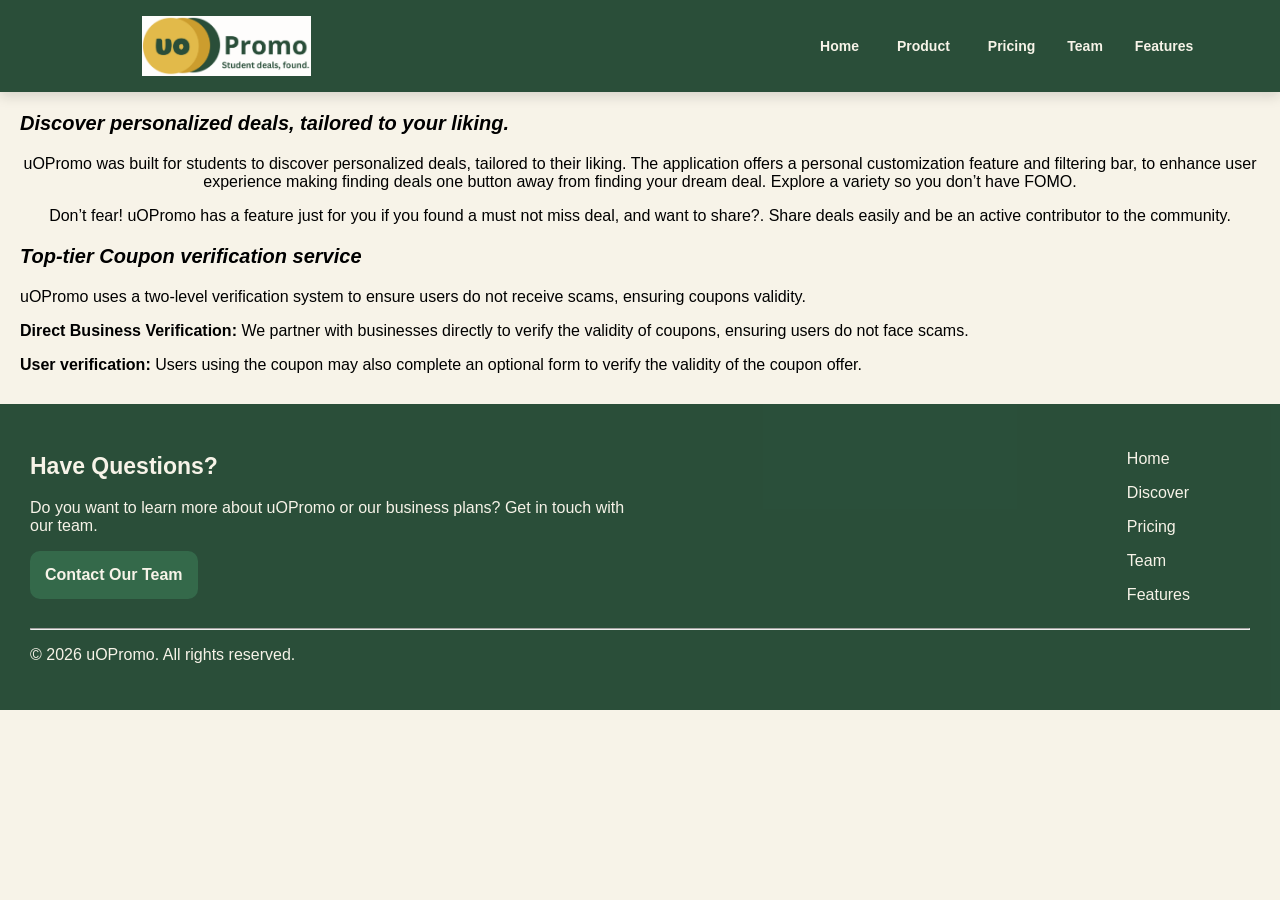
<file: main/features.html>
<!DOCTYPE html>
<html lang="en">
<head>
  <meta charset="UTF-8">
  <meta name="viewport" content="width=device-width, initial-scale=1.0">
  <meta name="description" content="Descriptions of uOPromo's features and functions">
  <title>Features | uOPromo</title>
  <link rel="icon" type="image/png" href="assets/Icon/coin_icon.png">
  <link rel="stylesheet" href="style.css">
</head>
  <body> 
   <header>
        <a class="brand" href="index.html" aria-label="uOPromo home">
          <img src="assets/Logo/uopromo_logo_coin_hero.png" alt="uOPromo Logo" class="brand-logo">
        </a>
          <nav aria-label="Main navigation bar">
        <a href="index.html">Home</a>
        <div class="dropdown">
          <a class="drop-button">Product
            <i class="btn"></i>
          </a>
          <div class="dropdown-content">
            <a href="share.html">Share</a>
            <a href="discover.html">Discover</a>
          </div>
        </div>
        <a href="pricing.html">Pricing</a>
        <a href="team.html">Team</a>
        <a href="features.html">Features</a>
        
      </nav>
    </header>
      <main> 
      <!-- Features Title -->
        <section>
          <Title>Features</Title>

      <!-- Discover Box -->
          <article class = "discover-deals">
            <h3><i>Discover personalized deals, tailored to your liking.
            </i></h3>      
            <p class="discover"> uOPromo was built for students to discover personalized deals, tailored to their liking. 
                The application offers a personal customization feature and filtering bar, to enhance user experience 
                making finding deals one button away from finding your dream deal. Explore a variety so you don’t have FOMO.
            </p>
          </article>
        </section>
            
      <!-- Share Box -->
        <article class= "share">
          <div class = "share-deals">
            <p class = "Found a must not miss deal, and want to share?"> </p>  
            <p class = "share-deals">Don’t fear! uOPromo has a feature just for you if you found a must not miss deal, 
              and want to share?. Share deals easily and be an active contributor to the community.
            </p1>
          </div>
        </article>
          
        </section>

          <!-- Top-tier Verification Box -->
          <article class = "top-tier verification">
            <h3><i>Top-tier Coupon verification service</i></h3>
            <p1>uOPromo uses a two-level verification system to ensure users do not receive scams, ensuring coupons validity. </p1>
            <p><b>Direct Business Verification:</b> We partner with businesses directly to verify the validity of coupons, ensuring users do not face scams. </p>
            <p><b>User verification:</b> Users using the coupon may also complete an optional form to verify the validity of the coupon offer.</p>

          
          </article>
          
    
      
        
        </section>
        
      </main>  
      <!-- Footer -->
      <footer>
        <section class="footer-section" aria-label="footer">
          <section class="pricing-note">
            <h2>Have Questions?</h2>
            <p>Do you want to learn more about uOPromo or our business plans? Get in touch with our team. </p>
            <a href="team.html" class="footer-btn">Contact Our Team</a>
          </section>
          <section class="nav-footer" aria-label="Footer navigation links">
            <p><a href="index.html">Home</a></p>
            <p><a href="discover.html">Discover</a></p>
            <p><a href="pricing.html">Pricing</a></p>
            <p><a href="team.html">Team</a></p>
            <p><a href="features.html">Features</a> </p>
          </section>
        </section>
        <hr>
        <p style="color: #F7F3E8;">&copy; 2026 uOPromo. All rights reserved.</p>
      </footer>
  </body>  
</html>
</file>
<file: docs/style.css>
/* All pages */
html{
  background-color: #F7F3E8;  
  scroll-behavior: smooth;
}
body,
button,
input,
select,
textarea{
  font-family: Arial, Helvetica, sans-serif;
  margin: 0;
}
body{
  animation: pageLoadFade 0.8s ease-out both;
}
*{
  box-sizing: border-box;
}
main{
  margin-left: 40px;
  margin-right: 40px;
}
h1{
  font-family: Arial, Helvetica, sans-serif;
  font-weight: 700;
  font-size: 45px;
  text-align: center;
  margin-top: 10px;
}
h2{
  font-family: Arial, Helvetica, sans-serif;
  font-weight: 600;
  font-size: 23px;
}
h3{
  font-family: Arial, Helvetica, sans-serif;
  font-weight: 600;
  font-size: 20px;
}
p{
  font-family: Arial, Helvetica, sans-serif;
  font-weight: 500;
  font-size: 16px;
}
a{
  text-decoration: none;
  font-family: Arial, Helvetica, sans-serif;
  font-weight: 500;
  font-size: 16px;
  color: #F7F3E8;
}
/* Fade in effect as scrolling down */
.fade-in{
  animation: fadeIn linear both;
  animation-timeline: view();
  animation-range: entry 0% entry 100%;
}
@keyframes fadeIn{
  from{
    opacity: 0;
    translate: 0 20px;
  }
  to{
    opacity: 1;
    translate: 0;
  }
}
/* Fade in when page loads */
@keyframes pageLoadFade{
  from{
    opacity: 0;
  }
  to{
    opacity: 1;
  }
}

/* Footer */
footer{
  background-color: #143D27;
  opacity: 90%;
  align-items: center;
  margin-top: 30px;
  padding: 30px;
  position: relative;
  left: 0;
  right: 0;
}
.footer-section{
  display: grid;
  grid-template-columns: repeat(2, 1fr);
}
.pricing-note{
  justify-content: center;
  align-items: center;
  align-self: left;
  color: #F7F3E8;
}
.nav-footer{
  justify-self: end;
  margin-right: 60px;
  color: #F7F3E8;
}
.footer-btn{
  display: inline-block;
  color: #F7F3E8;
  font-weight: 700;
  text-decoration: none;
  transition: background-color 0.25s ease, transform 0.25s ease;
  background-color: #1F5B3A;
  border-radius: 10px;
  padding: 15px;
}
.footer-btn:hover{
  background-color: #143D27;
  transform: translateY(-2px);
  border: 1.5px solid #E0B43A;
  transition-duration: 0.4s;
  cursor: pointer;
}

/* Homepage */
header{
  display:flex;
  justify-content:space-between;
  align-items:center;
  padding:16px 6%;
  background-color:#143D27;
  opacity: 90%;
  box-shadow: 0 4px 12px rgba(0,0,0,0.15);
  position: sticky;
  top: 0;
  z-index: 100;
}

.brand{
  display:flex;
  align-items: center;
  gap: 10px;
  text-decoration: none;
  font-size: 27px;
  font-weight: 800;
  letter-spacing: 1px;
  color: #F7F3E8;
}

.brand-logo{
  width: 300px;
  height: 60px;
  object-fit: contain;
  transition: transform 0.3s ease;
  border-radius: 6px;
}

.brand:hover .brand-logo{
  transform: rotate(-10deg) scale(1.1);
}

.brand-accent{
  color:#fbbf24;
}

header nav{
  display: flex;
  align-items: center;
  gap: 12px;
}

header nav a{
  color:#F7F3E8;
  text-decoration: none;
  text-align: center;
  font-size:16px;
  font-weight: 600;
  padding: 10px 15px;
  border-radius: 6px;
  transition: background-color 0.3s ease, color 0.3s ease;
}

header nav a:hover{
  background-color: #C8941A;
}
.header nav.scrolled{
  opacity: 60%;
}
/* Dropdown */
.dropdown{
  float: left;
  position: relative;
}
/* Dropdown button */
.dropdown .drop-button{
  text-decoration: none;
  font-family: Arial, Helvetica, sans-serif;
  font-weight: 600;
  color: #F7F3E8;
  border: none;
  outline: none;
  padding: 14px 16px;
}
.dropdown:hover .drop-button{
  background-color: #C8941A;
}
.dropdown-content{
  display: none;
  position: absolute;
  background-color: #143D27;
  min-width: 160px;
  box-shadow: 0px 8px 16px 0px rgba(0,0,0,0.2);
  z-index: 1;
  margin-top: 12px;
}
.dropdown-content a{
  float: none;
  color: #F7F3E8;
  padding: 12px 16px;
  text-decoration: none;
  display: block;
  text-align: left;
}
.dropdown-content a:hover{
  background-color: #C8941A;
}
.dropdown:hover .dropdown-content{
  display: block;
}

/* Carousel */
.content-wrapper {
  position: relative;
  z-index: 1;
  overflow: hidden;
  border-radius: 14px;
  border-color: #E0B43A;
  background-color: #35433B;
  margin-top: 20px;
  height: clamp(300px, 45vw, 700px);
}
.slide-container{
  width: 100%;
  height: 100%;
  object-fit: cover;
  position: relative;  
}
.slide-container img{
  transition: transform 0.4s ease;
}
.slide-container:hover img{
  transform: scale(1.08);
}
.hero-content{
  position: absolute;
  display: flex;
  flex-direction: column;
  justify-content: center;
  align-items: center;
  top: 50%;
  left: 50%;
  color: #F7F3E8;
  text-align: center;
  transform: translate(-50%, -50%);
}

/* Hiding the next and previous slides */
.slide{
  display: none;
  height: 100%;
}
/* Dots */
.dot{
  cursor: pointer;
  height: 12px;
  width: 12px;
  background-color: #E0B43A;
  border-radius: 50%;
  display: inline-block;
  transition: background-color 0.6s ease;
  margin-top: 15px;
}
.active, .dot:hover{
  background-color: #C8941A;
}
.services,
.reviews{
  max-width: 1180px;
  margin: 54px auto 0;
}

.section-heading{
  margin-bottom: 24px;
  text-align: center;
}

.section-heading h2{
  margin: 0 0 8px;
  color: #143D27;
}

.section-heading p{
  margin: 0;
  color: #2E7D4F;
}

.service-container{
  display: grid;
  grid-template-columns: repeat(3, minmax(0, 1fr));
  gap: 24px;
}

.service-card{
  display: flex;
  flex-direction: column;
  overflow: hidden;
  border: 1px solid #8DB596;
  border-radius: 14px;
  background-color: #DCEBDD;
  box-shadow: 0 5px 16px rgba(20, 61, 39, 0.1);
  transition: transform 0.25s ease, box-shadow 0.25s ease;
}

.service-card:hover{
  transform: translateY(-5px);
  box-shadow: 0 10px 24px rgba(20, 61, 39, 0.18);
}

.service-card > img{
  width: 100%;
  height: 170px;
  object-fit: cover;
}

.card-content{
  display: flex;
  flex: 1;
  flex-direction: column;
  align-items: flex-start;
  padding: 20px;
}

.card-content h3{
  margin: 0 0 10px;
  color: #143D27;
}

.card-content p{
  margin: 0 0 20px;
  color: #143D27;
  line-height: 1.5;
}

.explore-btn{
  margin-top: auto;
  padding: 15px;
  border-radius: 8px;
  background-color: #1F5B3A;
  color: #F7F3E8;
  font-weight: 700;
  transition: background-color 0.25s ease, transform 0.25s ease;
}

.explore-btn:hover{
  border: 1.5px solid #E0B43A;
  background-color: #143D27;
  transform: translateY(-2px);
  cursor: pointer;
}

.review-card-container{
  display: flex;
  justify-content: center;
}

.review-card{
  width: min(100%, 620px);
  padding: 28px;
  border: 1px solid #8DB596;
  border-radius: 14px;
  background-color: #DCEBDD;
  text-align: center;
}

.stars{
  margin-bottom: 12px;
  color: #C8941A;
  font-size: 28px;
  letter-spacing: 3px;
}

.review-card p{
  margin: 0 0 12px;
  color: #143D27;
  line-height: 1.5;
}

.review-card h3{
  margin: 0;
  color: #2E7D4F;
}

@media (max-width:600px) {
  header{
    flex-direction: column;
    gap: 15px;
    padding: 16px 4%;
  }
}

  .brand{
    font-size: 16px;
  }

  .header nav{
    justify-content: center;
    flex-wrap: wrap;
    gap: 5px;
  }

  header nav a{
    font-size: 14px;
    padding: 8px 10px;
  }

  .hero{
    min-height: 360px;
  }

  .carousel-control{
    width: 38px;
    height: 38px;
    font-size: 22px;
  }

  .carousel-control.prev{
    left: 12px;
  }

  .carousel-control.next{
    right: 12px;
  }

  main{
    margin-left: 20px;
    margin-right: 20px;
  }

  .service-container{
    grid-template-columns: 1fr;
  }

  .review-card{
    padding: 22px 14px;
  }
/* Fading */
.fade {
  animation-name: fade;
  animation-duration: 2.5s;
}
@keyframes fade {
  from {opacity: .4}
  to {opacity: 1}
}
  
/* Pricing Page */
.pricing-hero{
  justify-content: center;
  text-align: center;
}
.price{
  font-size: 28px;
  font-weight: 700;
  font-family: Arial, Helvetica, sans-serif;
  color: #C8941A;
}
/* Student pricing box */
.student-pricing{
  display: flex;
  justify-content: center;
  align-items: center;
  text-align: center;
}
.student-plan{
  background-color: #DCEBDD;
  border: 1px solid #8DB596;
  color: black;
  border-radius: 10px;
  padding: 15px;
  margin: 10px;
  text-align: center;
  transition: transform 0.25s ease, box-shadow 0.25s ease;
}
.student-plan:hover{
  transform: translateY(-5px);
  box-shadow: 0 10px 24px rgba(20, 61, 39, 0.18);
}
.plan-icon{
  font-size: 30px;
}
li{
  text-align: left;
}
.pricing-btn{
  display: inline-block;
  color: #F7F3E8;
  font-weight: 700;
  text-decoration: none;
  transition: background-color 0.25s ease, transform 0.25s ease;
  background-color: #1F5B3A;
  border-radius: 10px;
  padding: 15px;
  font-size: 16px;
}
.pricing-btn:hover{
  background-color: #143D27;
  transform: translateY(-2px);
  border: 1.5px solid #E0B43A;
  transition-duration: 0.4s;
  cursor: pointer;
}

/* Business pricing */
.business-pricing{
  justify-content: center;
  align-items: center;
}
.pricing-heading{
  justify-content: center;
  align-items: center;
  text-align: center;
}

/* Business pricing grid layout */
.pricing-grid{
  display: grid;
  grid-template-columns: repeat(3, 1fr);
  gap: 35px;
  color: black;
}
/* Pricing cards */
.pricing-card{
  background-color: #DCEBDD;
  border: 1px solid #8DB596;
  padding: 20px;
  text-align: center;
  border-radius: 10px;
  transition: transform 0.25s ease, box-shadow 0.25s ease;
}
.pricing-card:hover{
  transform: translateY(-5px);
  box-shadow: 0 10px 24px rgba(20, 61, 39, 0.18);
}

/* Product Page */

/* Meet the Team */
.team-hero{
  max-width: 760px;
  margin: 56px auto 42px;
  text-align: center;
}

.team-label{
  margin-bottom: 12px;
  color: #C8941A;
  font-size: 13px;
  font-weight: 700;
  letter-spacing: 2px;
}

.team-hero h1{
  margin: 0 0 18px;
  color: #143D27;
}

.team-hero h1 span{
  color: #143D27;
}

.team-hero p:not(.team-label){
  margin: 10px auto;
  max-width: 680px;
  color: #143D27;
  line-height: 1.7;
}

.team-section{
  max-width: 1180px;
  margin: 0 auto;
}

.team-heading{
  margin-bottom: 26px;
  text-align: center;
}

.team-heading h2{
  margin-bottom: 8px;
  color: #143D27;
}

.team-heading p{
  margin-top: 0;
  color: #143D27;
}

.team-grid{
  display: grid;
  grid-template-columns: repeat(3, minmax(0, 1fr));
  gap: 24px;
}

.team-card{
  display: flex;
  flex-direction: column;
  align-items: center;
  padding: 24px;
  background-color: #DCEBDD;
  border: 1px solid #8DB596;
  border-radius: 14px;
  box-shadow: 0 5px 16px rgba(20, 61, 39, 0.1);
  text-align: center;
  transition: transform 0.25s ease, box-shadow 0.25s ease;
}

.team-card:hover{
  transform: translateY(-5px);
  box-shadow: 0 10px 24px rgba(20, 61, 39, 0.18);
}

.team-photo{
  width: 160px;
  height: 160px;
  margin-bottom: 18px;
  border-radius: 12px;
}

.team-info{
  display: flex;
  flex: 1;
  flex-direction: column;
  align-items: center;
}

.team-info h3{
  margin: 0 0 8px;
  color: #143D27;
}

.team-role{
  margin: 0 0 12px;
  color: #2E7D4F;
  font-size: 14px;
  font-weight: 700;
}

.team-bio{
  margin: 0 0 18px;
  color: #143D27;
  line-height: 1.6;
}

.team-github,
.team-btn{
  display: inline-block;
  border-radius: 8px;
  background-color: #1F5B3A;
  color: #F7F3E8;
  font-weight: 700;
  text-decoration: none;
  transition: background-color 0.25s ease, transform 0.25s ease;
}

.team-github{
  margin-top: auto;
  padding: 15px;
}

.team-btn{
  padding: 15px;
}

.team-github:hover,
.team-btn:hover{
  background-color: #143D27;
  transform: translateY(-2px);
  border: 1.5px solid #E0B43A;
  cursor: pointer;
}

.team-mission{
  max-width: 820px;
  margin: 64px auto 56px;
  padding: 34px 30px;
  border-radius: 14px;
  background-color: #DCEBDD;
  text-align: center;
}

.team-mission h2{
  margin-top: 0;
  color: #143D27;
}

.team-mission p{
  max-width: 680px;
  margin: 0 auto 24px;
  color: #143D27;
  line-height: 1.7;
}

@media (max-width: 850px){
  .team-grid{
    grid-template-columns: repeat(2, minmax(0, 1fr));
  }
}

@media (max-width: 560px){
  .team-hero{
    margin-top: 36px;
  }

  .team-hero h1{
    font-size: 36px;
  }

  .team-grid{
    grid-template-columns: 1fr;
  }

  .team-mission{
    padding: 28px 20px;
  }
}
 
/* Features Page */
.feature-card{
  display: flex;
  flex-direction: column;
  align-items: center;
  background-color: #DCEBDD;
  border: 1px solid #8DB596;
  padding: 20px;
  text-align: center;
  border-radius: 10px;
  transition: transform 0.25s ease, box-shadow 0.25s ease;
}
.feature-card:hover{
  transform: translateY(-5px);
  box-shadow: 0 10px 24px rgba(20, 61, 39, 0.18);
}
.feature-card p{
  line-height: 1.5;
}
.feature-card .pricing-btn{
  margin-top: auto;
}
.discover{
  justify-content: left;
  text-align: center;
}
.box1 {
  background-color:#2E7D4F;
  min-height: 40px;
  padding: 10px;
  display: flex;
  align-items: flex-start;
}

.share{
  justify-content: center;
  text-align: center;
}

.box2{
  background-color: #2E7D4F;
  min-height: 40px;
  padding: 10px;
  display: flex;
  align-items: flex-start;
}

.save{
  justify-content: right;
  text-align: center;
}

.box3{
  background-color: #2E7D4F;
  min-height: 40px;
  padding: 10px;
  display: flex;
  align-items: flex-start;
}

/* Share */
input[type="file"]::file-selector-button{
  display: inline-block;
  border-radius: 8px;
  background-color: #1F5B3A;
  color: #F7F3E8;
  font-weight: 700;
  text-decoration: none;
  transition: background-color 0.25s ease, transform 0.25s ease;
  padding: 15px;
  font-size: 16px;
}
input[type="file"]::file-selector-button:hover {
  background-color: #143D27;
  transform: translateY(-2px);
  border: 1.5px solid #E0B43A;
  cursor: pointer;
}
.form-text{
  width: 300px;
  height: 40px;
  font-size: 16px;
  font-family: Arial, Helvetica, sans-serif;
}
</file>
<file: main/style.css>
/* All pages */
html{
  background-color: #F7F3E8;  
  scroll-behavior: smooth;
}
body,
button,
input,
select,
textarea{
  font-family: Arial, Helvetica, sans-serif;
  margin: 0;
}
body{
  animation: pageLoadFade 0.8s ease-out both;
}
*{
  box-sizing: border-box;
}
main{
  margin-left: 40px;
  margin-right: 40px;
}
h1{
  font-family: Arial, Helvetica, sans-serif;
  font-weight: 700;
  font-size: 45px;
  text-align: center;
  margin-top: 10px;
}
h2{
  font-family: Arial, Helvetica, sans-serif;
  font-weight: 600;
  font-size: 23px;
}
h3{
  font-family: Arial, Helvetica, sans-serif;
  font-weight: 600;
  font-size: 20px;
}
p{
  font-family: Arial, Helvetica, sans-serif;
  font-weight: 500;
  font-size: 16px;
}
a{
  text-decoration: none;
  font-family: Arial, Helvetica, sans-serif;
  font-weight: 500;
  font-size: 16px;
  color: #F7F3E8;
}
/* Fade in effect as scrolling down */
.fade-in{
  animation: fadeIn linear both;
  animation-timeline: view();
  animation-range: entry 0% entry 100%;
}
@keyframes fadeIn{
  from{
    opacity: 0;
    translate: 0 20px;
  }
  to{
    opacity: 1;
    translate: 0;
  }
}
/* Fade in when page loads */
@keyframes pageLoadFade{
  from{
    opacity: 0;
  }
  to{
    opacity: 1;
  }
}

/* Footer */
footer{
  background-color: #143D27;
  opacity: 90%;
  align-items: center;
  margin-top: 30px;
  padding: 30px;
  position: relative;
  left: 0;
  right: 0;
}
.footer-section{
  display: grid;
  grid-template-columns: repeat(2, 1fr);
}
.pricing-note{
  justify-content: center;
  align-items: center;
  align-self: left;
  color: #F7F3E8;
}
.nav-footer{
  justify-self: end;
  margin-right: 60px;
  color: #F7F3E8;
}
.footer-btn{
  display: inline-block;
  color: #F7F3E8;
  font-weight: 700;
  text-decoration: none;
  transition: background-color 0.25s ease, transform 0.25s ease;
  background-color: #1F5B3A;
  border-radius: 10px;
  padding: 15px;
}
.footer-btn:hover{
  background-color: #143D27;
  transform: translateY(-2px);
  border: 1.5px solid #E0B43A;
  transition-duration: 0.4s;
  cursor: pointer;
}

/* Homepage */
header{
  display:flex;
  justify-content:space-between;
  align-items:center;
  padding:16px 6%;
  background-color:#143D27;
  opacity: 90%;
  box-shadow: 0 4px 12px rgba(0,0,0,0.15);
  position: sticky;
  top: 0;
  z-index: 100;
}

.brand{
  display:flex;
  align-items: center;
  gap: 10px;
  text-decoration: none;
  font-size: 27px;
  font-weight: 800;
  letter-spacing: 1px;
  color: #F7F3E8;
}

.brand-logo{
  width: 300px;
  height: 60px;
  object-fit: contain;
  transition: transform 0.3s ease;
  border-radius: 6px;
}

.brand:hover .brand-logo{
  transform: rotate(-10deg) scale(1.1);
}

.brand-accent{
  color:#fbbf24;
}

header nav{
  display: flex;
  align-items: center;
  gap: 12px;
}

header nav a{
  color:#F7F3E8;
  text-decoration: none;
  text-align: center;
  font-size:16px;
  font-weight: 600;
  padding: 10px 15px;
  border-radius: 6px;
  transition: background-color 0.3s ease, color 0.3s ease;
}

header nav a:hover{
  background-color: #C8941A;
}
.header nav.scrolled{
  opacity: 60%;
}
/* Dropdown */
.dropdown{
  float: left;
  position: relative;
}
/* Dropdown button */
.dropdown .drop-button{
  text-decoration: none;
  font-family: Arial, Helvetica, sans-serif;
  font-weight: 600;
  color: #F7F3E8;
  border: none;
  outline: none;
  padding: 14px 16px;
}
.dropdown:hover .drop-button{
  background-color: #C8941A;
}
.dropdown-content{
  display: none;
  position: absolute;
  background-color: #143D27;
  min-width: 160px;
  box-shadow: 0px 8px 16px 0px rgba(0,0,0,0.2);
  z-index: 1;
  margin-top: 12px;
}
.dropdown-content a{
  float: none;
  color: #F7F3E8;
  padding: 12px 16px;
  text-decoration: none;
  display: block;
  text-align: left;
}
.dropdown-content a:hover{
  background-color: #C8941A;
}
.dropdown:hover .dropdown-content{
  display: block;
}

/* Carousel */
.content-wrapper {
  position: relative;
  z-index: 1;
  overflow: hidden;
  border-radius: 14px;
  border-color: #E0B43A;
  background-color: #35433B;
  margin-top: 20px;
  height: clamp(300px, 45vw, 700px);
}
.slide-container{
  width: 100%;
  height: 100%;
  object-fit: cover;
  position: relative;  
}
.slide-container img{
  transition: transform 0.4s ease;
}
.slide-container:hover img{
  transform: scale(1.08);
}
.hero-content{
  position: absolute;
  display: flex;
  flex-direction: column;
  justify-content: center;
  align-items: center;
  top: 50%;
  left: 50%;
  color: #F7F3E8;
  text-align: center;
  transform: translate(-50%, -50%);
}

/* Hiding the next and previous slides */
.slide{
  display: none;
  height: 100%;
}
/* Dots */
.dot{
  cursor: pointer;
  height: 12px;
  width: 12px;
  background-color: #E0B43A;
  border-radius: 50%;
  display: inline-block;
  transition: background-color 0.6s ease;
  margin-top: 15px;
}
.active, .dot:hover{
  background-color: #C8941A;
}
.services,
.reviews{
  max-width: 1180px;
  margin: 54px auto 0;
}

.section-heading{
  margin-bottom: 24px;
  text-align: center;
}

.section-heading h2{
  margin: 0 0 8px;
  color: #143D27;
}

.section-heading p{
  margin: 0;
  color: #2E7D4F;
}

.service-container{
  display: grid;
  grid-template-columns: repeat(3, minmax(0, 1fr));
  gap: 24px;
}

.service-card{
  display: flex;
  flex-direction: column;
  overflow: hidden;
  border: 1px solid #8DB596;
  border-radius: 14px;
  background-color: #DCEBDD;
  box-shadow: 0 5px 16px rgba(20, 61, 39, 0.1);
  transition: transform 0.25s ease, box-shadow 0.25s ease;
}

.service-card:hover{
  transform: translateY(-5px);
  box-shadow: 0 10px 24px rgba(20, 61, 39, 0.18);
}

.service-card > img{
  width: 100%;
  height: 170px;
  object-fit: cover;
}

.card-content{
  display: flex;
  flex: 1;
  flex-direction: column;
  align-items: flex-start;
  padding: 20px;
}

.card-content h3{
  margin: 0 0 10px;
  color: #143D27;
}

.card-content p{
  margin: 0 0 20px;
  color: #143D27;
  line-height: 1.5;
}

.explore-btn{
  margin-top: auto;
  padding: 15px;
  border-radius: 8px;
  background-color: #1F5B3A;
  color: #F7F3E8;
  font-weight: 700;
  transition: background-color 0.25s ease, transform 0.25s ease;
}

.explore-btn:hover{
  border: 1.5px solid #E0B43A;
  background-color: #143D27;
  transform: translateY(-2px);
  cursor: pointer;
}

.review-card-container{
  display: flex;
  justify-content: center;
}

.review-card{
  width: min(100%, 620px);
  padding: 28px;
  border: 1px solid #8DB596;
  border-radius: 14px;
  background-color: #DCEBDD;
  text-align: center;
}

.stars{
  margin-bottom: 12px;
  color: #C8941A;
  font-size: 28px;
  letter-spacing: 3px;
}

.review-card p{
  margin: 0 0 12px;
  color: #143D27;
  line-height: 1.5;
}

.review-card h3{
  margin: 0;
  color: #2E7D4F;
}

@media (max-width:600px) {
  header{
    flex-direction: column;
    gap: 15px;
    padding: 16px 4%;
  }
}

  .brand{
    font-size: 16px;
  }

  .header nav{
    justify-content: center;
    flex-wrap: wrap;
    gap: 5px;
  }

  header nav a{
    font-size: 14px;
    padding: 8px 10px;
  }

  .hero{
    min-height: 360px;
  }

  .carousel-control{
    width: 38px;
    height: 38px;
    font-size: 22px;
  }

  .carousel-control.prev{
    left: 12px;
  }

  .carousel-control.next{
    right: 12px;
  }

  main{
    margin-left: 20px;
    margin-right: 20px;
  }

  .service-container{
    grid-template-columns: 1fr;
  }

  .review-card{
    padding: 22px 14px;
  }
/* Fading */
.fade {
  animation-name: fade;
  animation-duration: 2.5s;
}
@keyframes fade {
  from {opacity: .4}
  to {opacity: 1}
}
  
/* Pricing Page */
.pricing-hero{
  justify-content: center;
  text-align: center;
}
.price{
  font-size: 28px;
  font-weight: 700;
  font-family: Arial, Helvetica, sans-serif;
  color: #C8941A;
}
/* Student pricing box */
.student-pricing{
  display: flex;
  justify-content: center;
  align-items: center;
  text-align: center;
}
.student-plan{
  background-color: #DCEBDD;
  border: 1px solid #8DB596;
  color: black;
  border-radius: 10px;
  padding: 15px;
  margin: 10px;
  text-align: center;
  transition: transform 0.25s ease, box-shadow 0.25s ease;
}
.student-plan:hover{
  transform: translateY(-5px);
  box-shadow: 0 10px 24px rgba(20, 61, 39, 0.18);
}
.plan-icon{
  font-size: 30px;
}
li{
  text-align: left;
}
.pricing-btn{
  display: inline-block;
  color: #F7F3E8;
  font-weight: 700;
  text-decoration: none;
  transition: background-color 0.25s ease, transform 0.25s ease;
  background-color: #1F5B3A;
  border-radius: 10px;
  padding: 15px;
  font-size: 16px;
}
.pricing-btn:hover{
  background-color: #143D27;
  transform: translateY(-2px);
  border: 1.5px solid #E0B43A;
  transition-duration: 0.4s;
  cursor: pointer;
}

/* Business pricing */
.business-pricing{
  justify-content: center;
  align-items: center;
}
.pricing-heading{
  justify-content: center;
  align-items: center;
  text-align: center;
}

/* Business pricing grid layout */
.pricing-grid{
  display: grid;
  grid-template-columns: repeat(3, 1fr);
  gap: 35px;
  color: black;
}
/* Pricing cards */
.pricing-card{
  background-color: #DCEBDD;
  border: 1px solid #8DB596;
  padding: 20px;
  text-align: center;
  border-radius: 10px;
  transition: transform 0.25s ease, box-shadow 0.25s ease;
}
.pricing-card:hover{
  transform: translateY(-5px);
  box-shadow: 0 10px 24px rgba(20, 61, 39, 0.18);
}

/* Product Page */

/* Meet the Team */
.team-hero{
  max-width: 760px;
  margin: 56px auto 42px;
  text-align: center;
}

.team-label{
  margin-bottom: 12px;
  color: #C8941A;
  font-size: 13px;
  font-weight: 700;
  letter-spacing: 2px;
}

.team-hero h1{
  margin: 0 0 18px;
  color: #143D27;
}

.team-hero h1 span{
  color: #143D27;
}

.team-hero p:not(.team-label){
  margin: 10px auto;
  max-width: 680px;
  color: #143D27;
  line-height: 1.7;
}

.team-section{
  max-width: 1180px;
  margin: 0 auto;
}

.team-heading{
  margin-bottom: 26px;
  text-align: center;
}

.team-heading h2{
  margin-bottom: 8px;
  color: #143D27;
}

.team-heading p{
  margin-top: 0;
  color: #143D27;
}

.team-grid{
  display: grid;
  grid-template-columns: repeat(3, minmax(0, 1fr));
  gap: 24px;
}

.team-card{
  display: flex;
  flex-direction: column;
  align-items: center;
  padding: 24px;
  background-color: #DCEBDD;
  border: 1px solid #8DB596;
  border-radius: 14px;
  box-shadow: 0 5px 16px rgba(20, 61, 39, 0.1);
  text-align: center;
  transition: transform 0.25s ease, box-shadow 0.25s ease;
}

.team-card:hover{
  transform: translateY(-5px);
  box-shadow: 0 10px 24px rgba(20, 61, 39, 0.18);
}

.team-photo{
  width: 160px;
  height: 160px;
  margin-bottom: 18px;
  border-radius: 12px;
}

.team-info{
  display: flex;
  flex: 1;
  flex-direction: column;
  align-items: center;
}

.team-info h3{
  margin: 0 0 8px;
  color: #143D27;
}

.team-role{
  margin: 0 0 12px;
  color: #2E7D4F;
  font-size: 14px;
  font-weight: 700;
}

.team-bio{
  margin: 0 0 18px;
  color: #143D27;
  line-height: 1.6;
}

.team-github,
.team-btn{
  display: inline-block;
  border-radius: 8px;
  background-color: #1F5B3A;
  color: #F7F3E8;
  font-weight: 700;
  text-decoration: none;
  transition: background-color 0.25s ease, transform 0.25s ease;
}

.team-github{
  margin-top: auto;
  padding: 15px;
}

.team-btn{
  padding: 15px;
}

.team-github:hover,
.team-btn:hover{
  background-color: #143D27;
  transform: translateY(-2px);
  border: 1.5px solid #E0B43A;
  cursor: pointer;
}

.team-mission{
  max-width: 820px;
  margin: 64px auto 56px;
  padding: 34px 30px;
  border-radius: 14px;
  background-color: #DCEBDD;
  text-align: center;
}

.team-mission h2{
  margin-top: 0;
  color: #143D27;
}

.team-mission p{
  max-width: 680px;
  margin: 0 auto 24px;
  color: #143D27;
  line-height: 1.7;
}

@media (max-width: 850px){
  .team-grid{
    grid-template-columns: repeat(2, minmax(0, 1fr));
  }
}

@media (max-width: 560px){
  .team-hero{
    margin-top: 36px;
  }

  .team-hero h1{
    font-size: 36px;
  }

  .team-grid{
    grid-template-columns: 1fr;
  }

  .team-mission{
    padding: 28px 20px;
  }
}

/* Features Page */
.discover{
  justify-content: left;
  text-align: center;
}
.box1 {
  background-color:#2E7D4F;
  min-height: 40px;
  padding: 10px;
  display: flex;
  align-items: flex-start;
}

.share{
  justify-content: center;
  text-align: center;
}

.box2{
  background-color: #2E7D4F;
  min-height: 40px;
  padding: 10px;
  display: flex;
  align-items: flex-start;
}

.save{
  justify-content: right;
  text-align: center;
}

.box3{
  background-color: #2E7D4F;
  min-height: 40px;
  padding: 10px;
  display: flex;
  align-items: flex-start;
}

/* Share */
input[type="file"]::file-selector-button{
  display: inline-block;
  border-radius: 8px;
  background-color: #1F5B3A;
  color: #F7F3E8;
  font-weight: 700;
  text-decoration: none;
  transition: background-color 0.25s ease, transform 0.25s ease;
  padding: 15px;
  font-size: 16px;
}
input[type="file"]::file-selector-button:hover {
  background-color: #143D27;
  transform: translateY(-2px);
  border: 1.5px solid #E0B43A;
  cursor: pointer;
}
.form-text{
  width: 300px;
  height: 40px;
  font-size: 16px;
  font-family: Arial, Helvetica, sans-serif;
}
</file>
